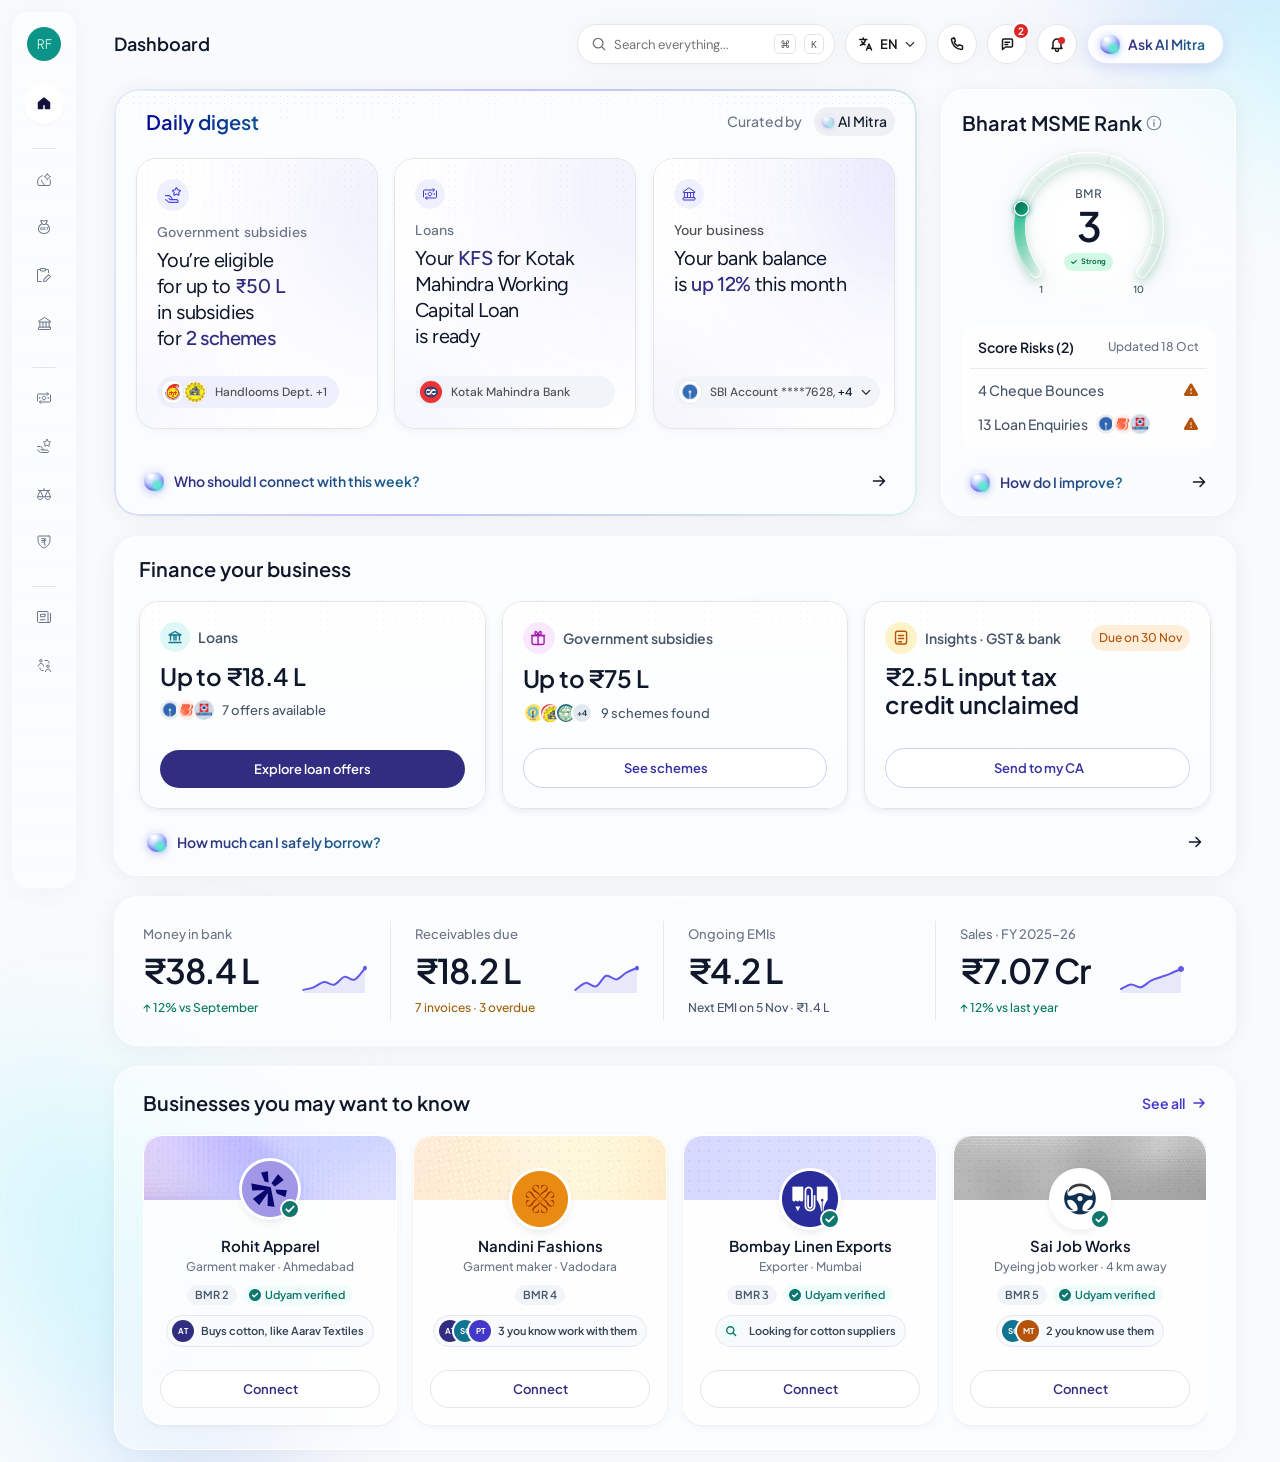
<file: index.html>
<!doctype html>
<html lang="en">
<head>
  <meta charset="utf-8">
  <meta name="viewport" content="width=device-width, initial-scale=1">
  <title>MSME Hub — Dashboard</title>
  <link rel="preconnect" href="https://fonts.googleapis.com">
  <link rel="preconnect" href="https://fonts.gstatic.com" crossorigin>
  <link rel="stylesheet" href="https://fonts.googleapis.com/css2?family=DM+Sans:opsz,wght@9..40,400;9..40,500;9..40,600&family=Figtree:wght@400;500;600&family=Nunito:wght@900&family=Plus+Jakarta+Sans:wght@500;600;700&family=Urbanist:wght@400&display=swap">
  <link rel="stylesheet" href="css/tokens.css">
  <link rel="stylesheet" href="css/components.css">
  <link rel="stylesheet" href="css/dashboard.css">
</head>
<body>
<div class="app">
  <div class="backdrop backdrop--bl" aria-hidden="true"></div>
  <div class="backdrop backdrop--tr" aria-hidden="true"></div>

  <!-- ============ Sidebar ============ -->
  <aside class="sidebar">
    <button class="biz-switch" type="button">
      <span class="biz-switch__id">
        <span class="biz-switch__avatar">RF</span>
        <span class="biz-switch__name">Ratan Fabrics<br>Pvt. Ltd.</span>
      </span>
      <img src="assets/icons/caret-up-down.svg" alt="" width="16" height="16">
    </button>

    <a class="nav-home" href="index.html" aria-current="page">
      <img src="assets/icons/home.svg" alt="" width="16" height="16">
      <span class="nav-label">Dashboard</span>
    </a>

    <nav class="nav-group" data-collapsible>
      <button class="nav-group__head" type="button" aria-expanded="true"><span class="nav-group__label" style="width:116px;text-align:left">Know your business</span><img src="assets/icons/chev-down.svg" alt="" width="12" height="12"></button>
      <div class="nav-group__body">
        <div class="nav-group__items">
          <a class="nav-item" href="#"><span class="nav-item__ico"><img src="assets/icons/nav-bmr.svg" alt="" width="14" height="13"></span><span class="nav-label">BMR Insights</span></a>
          <a class="nav-item" href="#"><span class="nav-item__ico"><img src="assets/icons/nav-gst-pouch.svg" alt="" width="12" height="14"><span class="nav-item__gst">GST</span></span><span class="nav-label">GST</span></a>
          <a class="nav-item" href="#"><span class="nav-item__ico"><img src="assets/icons/nav-taxes.svg" alt="" width="14" height="14"></span><span class="nav-label">Taxes</span></a>
          <a class="nav-item" href="#"><span class="nav-item__ico"><img src="assets/icons/nav-bank.svg" alt="" width="13" height="13"></span><span class="nav-label">Bank</span></a>
        </div>
      </div>
    </nav>

    <nav class="nav-group" data-collapsible>
      <button class="nav-group__head" type="button" aria-expanded="true"><span class="nav-group__label">Get Financing</span><img src="assets/icons/chev-down.svg" alt="" width="12" height="12"></button>
      <div class="nav-group__body">
        <div class="nav-group__items" style="--gap:12px">
          <a class="nav-item" href="loans.html"><span class="nav-item__ico"><img src="assets/icons/nav-loans.svg" alt="" width="14" height="12"></span><span class="nav-label">Loans</span></a>
          <a class="nav-item" href="subsidies.html"><span class="nav-item__ico"><img src="assets/icons/nav-subsidies.svg" alt="" width="14" height="14"></span><span class="nav-label">Govt. Subsidies</span></a>
          <a class="nav-item" href="#"><span class="nav-item__ico"><img src="assets/icons/nav-equity.svg" alt="" width="14" height="12"></span><span class="nav-label">Equity</span></a>
          <a class="nav-item" href="#"><span class="nav-item__ico"><img src="assets/icons/nav-insurance.svg" alt="" width="14" height="14"></span><span class="nav-label">Insurance</span></a>
        </div>
      </div>
    </nav>

    <nav class="nav-group" data-collapsible>
      <button class="nav-group__head" type="button" aria-expanded="true"><span class="nav-group__label">Grow Business</span><img src="assets/icons/chev-down.svg" alt="" width="12" height="12"></button>
      <div class="nav-group__body">
        <div class="nav-group__items">
          <a class="nav-item" href="#"><span class="nav-item__ico"><img src="assets/icons/nav-news.svg" alt="" width="14" height="12"></span><span class="nav-label">Business News</span></a>
          <a class="nav-item" href="#"><span class="nav-item__ico"><img src="assets/icons/nav-discover.svg" alt="" width="13" height="13"></span><span class="nav-label">Discover Buyers</span></a>
        </div>
      </div>
    </nav>
  </aside>

  <!-- ============ Main ============ -->
  <main class="main">
    <header class="topbar">
      <nav class="crumbs" aria-label="Breadcrumb">
        <ol><li><span aria-current="page">Dashboard</span></li></ol>
      </nav>

      <div class="topbar__actions">
        <label class="search">
          <img src="assets/icons/search.svg" alt="" width="14" height="14">
          <input type="search" placeholder="Search everything...">
          <span class="kbd">⌘</span><span class="kbd">K</span>
        </label>

        <!-- Language -->
        <div class="menu" data-menu>
          <button class="pill-btn" type="button" aria-haspopup="menu" aria-expanded="false" aria-label="Language: English" data-tip="Language">
            <svg width="16" height="16" viewBox="0 0 16 16" fill="none" stroke="currentColor" stroke-width="1.5" stroke-linecap="round" stroke-linejoin="round" aria-hidden="true"><path d="M1.75 3.5h7M5.25 2v1.5M7.5 3.5c-.5 2.6-2.3 4.7-5 5.75M3.6 5.5c.7 1.4 1.9 2.6 3.4 3.3M8.5 14l2.5-6 2.5 6M9.3 12.2h3.4"/></svg>
            <span data-lang-label>EN</span>
            <img src="assets/icons/caret-down.svg" alt="" width="12" height="12">
          </button>
          <div class="pop pop--lang" role="menu" aria-label="Choose language">
            <p class="pop__head">Choose language</p>
            <button class="pop__item" role="menuitemradio" aria-checked="true" data-lang="en" data-code="EN"><span class="pop__item-l">English<small>English</small></span><svg class="tick" width="16" height="16" viewBox="0 0 16 16" fill="none" stroke="currentColor" stroke-width="1.6" stroke-linecap="round" stroke-linejoin="round"><path d="M3.5 8.5l3 3 6-7"/></svg></button>
            <button class="pop__item" role="menuitemradio" aria-checked="false" data-lang="hi" data-code="हिं"><span class="pop__item-l">हिन्दी<small>Hindi</small></span><svg class="tick" width="16" height="16" viewBox="0 0 16 16" fill="none" stroke="currentColor" stroke-width="1.6" stroke-linecap="round" stroke-linejoin="round"><path d="M3.5 8.5l3 3 6-7"/></svg></button>
            <button class="pop__item" role="menuitemradio" aria-checked="false" data-lang="gu" data-code="ગુ"><span class="pop__item-l">ગુજરાતી<small>Gujarati</small></span><svg class="tick" width="16" height="16" viewBox="0 0 16 16" fill="none" stroke="currentColor" stroke-width="1.6" stroke-linecap="round" stroke-linejoin="round"><path d="M3.5 8.5l3 3 6-7"/></svg></button>
            <button class="pop__item" role="menuitemradio" aria-checked="false" data-lang="mr" data-code="मरा"><span class="pop__item-l">मराठी<small>Marathi</small></span><svg class="tick" width="16" height="16" viewBox="0 0 16 16" fill="none" stroke="currentColor" stroke-width="1.6" stroke-linecap="round" stroke-linejoin="round"><path d="M3.5 8.5l3 3 6-7"/></svg></button>
            <button class="pop__item" role="menuitemradio" aria-checked="false" data-lang="ta" data-code="த"><span class="pop__item-l">தமிழ்<small>Tamil</small></span><svg class="tick" width="16" height="16" viewBox="0 0 16 16" fill="none" stroke="currentColor" stroke-width="1.6" stroke-linecap="round" stroke-linejoin="round"><path d="M3.5 8.5l3 3 6-7"/></svg></button>
            <button class="pop__item" role="menuitemradio" aria-checked="false" data-lang="bn" data-code="বা"><span class="pop__item-l">বাংলা<small>Bengali</small></span><svg class="tick" width="16" height="16" viewBox="0 0 16 16" fill="none" stroke="currentColor" stroke-width="1.6" stroke-linecap="round" stroke-linejoin="round"><path d="M3.5 8.5l3 3 6-7"/></svg></button>
          </div>
        </div>

        <!-- Support -->
        <div class="menu" data-menu>
          <button class="icon-btn" type="button" aria-haspopup="dialog" aria-expanded="false" aria-label="Call support" data-tip="Call support">
            <svg width="16" height="16" viewBox="0 0 16 16" fill="none" stroke="currentColor" stroke-width="1.5" stroke-linecap="round" stroke-linejoin="round" aria-hidden="true"><path d="M5.42 2.5H3.5a1 1 0 0 0-1 1.07A10.5 10.5 0 0 0 12.43 13.5a1 1 0 0 0 1.07-1v-1.92a1 1 0 0 0-.68-.95l-2.12-.7a1 1 0 0 0-1.03.24l-.86.86a8 8 0 0 1-3.64-3.64l.86-.86a1 1 0 0 0 .24-1.03l-.7-2.12a1 1 0 0 0-.95-.68Z"/></svg>
          </button>
          <div class="pop pop--support" role="dialog" aria-label="Call support">
            <div class="support">
              <span class="icon-circle" style="width:36px;height:36px;background:var(--indigo-50);color:var(--indigo-700)">
                <svg width="16" height="16" viewBox="0 0 16 16" fill="none" stroke="currentColor" stroke-width="1.5" stroke-linecap="round" stroke-linejoin="round" aria-hidden="true"><path d="M5.42 2.5H3.5a1 1 0 0 0-1 1.07A10.5 10.5 0 0 0 12.43 13.5a1 1 0 0 0 1.07-1v-1.92a1 1 0 0 0-.68-.95l-2.12-.7a1 1 0 0 0-1.03.24l-.86.86a8 8 0 0 1-3.64-3.64l.86-.86a1 1 0 0 0 .24-1.03l-.7-2.12a1 1 0 0 0-.95-.68Z"/></svg>
              </span>
              <div>
                <p class="support__label">MSME Hub helpline</p>
                <a class="support__num" href="tel:+919876543210">+91 98765 43210</a>
                <p class="support__meta">Mon–Sat · 9 am – 7 pm</p>
                <p class="support__meta">Hindi, English, Gujarati</p>
              </div>
            </div>
            <div class="support__actions">
              <a class="btn btn--primary" href="tel:+919876543210">Call now</a>
              <button class="btn btn--secondary stroke" type="button" data-callback>Request a callback</button>
              <p class="support__done" role="status">
                <svg width="16" height="16" viewBox="0 0 16 16" fill="none" stroke="currentColor" stroke-width="1.6" stroke-linecap="round" stroke-linejoin="round" aria-hidden="true"><path d="M3.5 8.5l3 3 6-7"/></svg>
                We'll call you within 2 hours
              </p>
            </div>
          </div>
        </div>

        <!-- Messages -->
        <div class="menu" data-menu>
          <button class="icon-btn" type="button" aria-haspopup="dialog" aria-expanded="false" aria-label="Messages, 2 unread" data-tip="Messages">
            <svg width="16" height="16" viewBox="0 0 16 16" fill="none" stroke="currentColor" stroke-width="1.5" stroke-linecap="round" stroke-linejoin="round" aria-hidden="true"><path d="M13.5 9.75c0 .69-.56 1.25-1.25 1.25H6.5l-3 2.5V4.25C3.5 3.56 4.06 3 4.75 3h7.5c.69 0 1.25.56 1.25 1.25z"/><path d="M6 6.25h4.5M6 8.5h2.75"/></svg>
            <span class="badge">2</span>
          </button>
          <div class="pop pop--msgs" role="dialog" aria-label="Messages">
            <p class="pop__head">Messages <small>2 new</small></p>
            <a class="pop__item msg is-unread" href="#">
              <span class="msg__avatar" style="background:#312e81">AT</span>
              <span class="msg__body">
                <span class="msg__top"><span>Aarav Textiles</span><time>10:42 am</time></span>
                <span class="msg__text">Thanks for connecting! Can you share your rates for combed cotton yarn?</span>
              </span>
            </a>
            <a class="pop__item msg is-unread" href="#">
              <span class="msg__avatar" style="background:#0e7490">MC</span>
              <span class="msg__body">
                <span class="msg__top"><span>Mehta &amp; Co. · Your CA</span><time>Yesterday</time></span>
                <span class="msg__text">Your October GST summary is ready. ₹2.5 L input tax credit is still unclaimed.</span>
              </span>
            </a>
            <a class="pop__item msg" href="#">
              <span class="msg__avatar" style="background:#dc2626">KM</span>
              <span class="msg__body">
                <span class="msg__top"><span>Kotak Mahindra Bank</span><time>Mon</time></span>
                <span class="msg__text">Your Key Fact Statement for the working capital loan is attached.</span>
              </span>
            </a>
            <a class="pop__foot" href="#">Open inbox <img src="assets/icons/arrow-link.svg" alt="" width="16" height="16"></a>
          </div>
        </div>

        <button class="icon-btn" type="button" aria-label="Notifications" data-tip="Notifications">
          <img src="assets/icons/bell.svg" alt="" width="16" height="16">
          <img class="icon-btn__dot" src="assets/icons/bell-dot.svg" alt="" width="7" height="7">
        </button>

        <button class="ask-ai" type="button">
          <span class="orb"><img src="assets/icons/orb.svg" alt=""></span>
          <span class="grad-text">Ask AI Mitra</span>
        </button>
      </div>
    </header>

    <!-- Row 1: Daily digest + BMR -->
    <div class="row-1">
      <section class="band digest" data-shine>
        <div class="dots" style="left:-5px;top:-3px;opacity:.14"></div>
        <div class="dots" style="left:301px;top:-3px;opacity:.08"></div>
        <div class="dots" style="left:610px;top:-3px;opacity:.14"></div>
        <div class="dots" style="left:916px;top:-3px;opacity:.08"></div>
        <div class="dots" style="left:1222px;top:-3px;opacity:.14"></div>
        <div class="dots" style="left:1528px;top:-3px;opacity:.08"></div>
        <div class="digest__shine" aria-hidden="true"></div>

        <div class="digest__inner">
          <div>
            <div class="digest__head">
              <h2 class="digest__title">Daily digest</h2>
              <div class="curated">
                Curated by
                <span class="curated__chip"><span class="orb orb--sm"><img src="assets/icons/orb.svg" alt=""></span>AI Mitra</span>
              </div>
            </div>

            <div class="digest__cards">
              <!-- Card 1 -->
              <article class="dg-card stroke lift">
                <div class="dots" style="left:-5px;top:-3px;opacity:.14"></div>
                <div class="dots" style="left:-5px;top:32px;opacity:.08"></div>
                <div class="glow" style="left:180px;top:-24.89px;background:rgba(99,102,241,.22)"></div>
                <div class="glow" style="left:0;top:0;width:44px;height:135px;transform-origin:0 0;transform:matrix(.771,-.637,.637,.771,-67.97,208.61);background:#6366f1;opacity:.3;filter:blur(62px)"></div>
                <span class="icon-circle dg-card__icon dg-card__icon--lg"><img src="assets/icons/dg-give-star.svg" alt="" width="16" height="16"></span>
                <p class="dg-card__label">Government subsidies</p>
                <p class="dg-card__text">You’re eligible<br>for up to <em>₹50 L</em><br>in subsidies<br>for <em>2 schemes</em></p>
                <div class="source source--indigo">
                  <span class="stack" style="--overlap:-2px">
                    <span class="logo-24 logo-24--zoom"><img src="assets/img/src-handlooms.png" alt=""></span>
                    <span class="logo-24 logo-24--contain"><img src="assets/img/src-handlooms-2.png" alt=""></span>
                  </span>
                  Handlooms Dept. +1
                </div>
              </article>

              <!-- Card 2 -->
              <article class="dg-card stroke lift">
                <div class="dots" style="left:-5px;top:-3px;opacity:.14"></div>
                <div class="dots" style="left:-5px;top:32px;opacity:.08"></div>
                <div class="glow" style="left:-104px;top:215px;background:#c7d2fe;opacity:.5"></div>
                <div class="glow" style="left:156px;top:-46px;background:rgba(99,102,241,.22);opacity:.9"></div>
                <span class="icon-circle dg-card__icon"><img src="assets/icons/dg-money-transfer.svg" alt="" width="14" height="12"></span>
                <p class="dg-card__label">Loans</p>
                <p class="dg-card__text">Your <em>KFS</em> for Kotak<br>Mahindra Working<br>Capital Loan<br>is ready</p>
                <div class="source">
                  <span class="logo-24"><img src="assets/img/src-kotak.png" alt=""></span>
                  <span class="source__text">Kotak Mahindra Bank</span>
                </div>
              </article>

              <!-- Card 3 -->
              <article class="dg-card stroke lift">
                <div class="glow" style="left:-104px;top:215px;background:#c7d2fe;opacity:.5"></div>
                <div class="glow" style="left:156px;top:-46px;background:rgba(99,102,241,.22);opacity:.9"></div>
                <div class="dots" style="left:-5px;top:-3px;opacity:.14"></div>
                <div class="dots" style="left:-5px;top:32px;opacity:.08"></div>
                <div class="glow" style="left:-122px;top:249px;background:#ffedd5;opacity:.35"></div>
                <span class="icon-circle dg-card__icon"><img src="assets/icons/dg-bank.svg" alt="" width="14" height="14"></span>
                <p class="dg-card__label dg-card__label--dark">Your business</p>
                <p class="dg-card__text">Your bank balance<br>is <em>up 12%</em> this month</p>
                <div class="source source--wide">
                  <span class="logo-24"><img src="assets/img/src-sbi.png" alt=""></span>
                  <span class="source__text">SBI Account ****7628, <b>+4</b></span>
                  <img src="assets/icons/caret-down.svg" alt="" width="12" height="12">
                </div>
                <div class="glow" style="left:239px;top:-96px;background:rgba(99,102,241,.22);z-index:3"></div>
              </article>
            </div>
          </div>

          <a class="ai-prompt" href="#" data-questions="Who should I connect with this week?|Which buyers are paying me late?|Any new schemes I qualify for?|What changed in my business since last week?">
            <span class="ai-prompt__q">
              <span class="orb"><img src="assets/icons/orb.svg" alt=""></span>
              <span class="grad-text ai-prompt__text">Who should I connect with this week?</span>
            </span>
            <img src="assets/icons/arrow-right.svg" alt="" width="16" height="16">
          </a>
        </div>
      </section>

      <!-- BMR -->
      <section class="band bmr stroke">
        <div class="bmr__top">
          <h2 class="bmr__head">Bharat MSME Rank <img src="assets/icons/info.svg" alt="" width="16" height="16"></h2>
          <div class="gauge" role="img" aria-label="BMR 3 of 10, Strong" data-gauge data-from="2" data-to="3">
            <img class="gauge__ring" src="assets/icons/gauge-ring.svg" alt="">
            <div class="gauge__centre">
              <img class="gauge__halo" src="assets/icons/gauge-halo.svg" alt="">
              <span class="gauge__label">BMR</span>
              <span class="gauge__value">3</span>
              <span class="gauge__chip"><img src="assets/icons/gauge-check.svg" alt="">Strong</span>
            </div>
            <img class="gauge__arc" src="assets/icons/gauge-arc.svg" alt="">
            <img src="assets/icons/gauge-tick0.svg" alt="" style="left:3.03px;top:90.53px">
            <img src="assets/icons/gauge-tick1.svg" alt="" style="left:21px;top:23.5px">
            <img src="assets/icons/gauge-tick2.svg" alt="" style="left:54px;top:3.49px">
            <img src="assets/icons/gauge-tick3.svg" alt="" style="left:93.17px;top:3.49px">
            <img src="assets/icons/gauge-tick4.svg" alt="" style="left:121px;top:22.5px">
            <img src="assets/icons/gauge-tick5.svg" alt="" style="left:137.5px;top:56.5px">
            <img src="assets/icons/gauge-tick6.svg" alt="" style="left:136.5px;top:91.5px">
            <img class="gauge__marker" src="assets/icons/gauge-marker.svg" alt="">
            <span class="gauge__scale" style="left:27.04px">1</span>
            <span class="gauge__scale" style="left:124.81px">10</span>
          </div>
        </div>

        <div class="bmr__bottom">
          <div class="risks">
            <div class="risks__head">Score Risks (2) <span>Updated 18 Oct</span></div>
            <div class="risks__row">4 Cheque Bounces <img src="assets/icons/warning.svg" alt="Risk" width="16" height="16"></div>
            <div class="risks__row">
              <span class="risks__who">13 Loan Enquiries
                <span class="stack">
                  <span class="lender lender--1"><img src="assets/img/logo-lender-1.png" alt=""></span>
                  <span class="lender lender--2"><img src="assets/img/logo-lender-2.png" alt=""></span>
                  <span class="lender lender--3"><img src="assets/img/logo-lender-3.png" alt=""></span>
                </span>
              </span>
              <img src="assets/icons/warning.svg" alt="Risk" width="16" height="16">
            </div>
          </div>
          <a class="ai-prompt" href="#" data-questions="How do I improve?|Why did my rank go up?|What’s hurting my score?|How do I reach BMR 4?">
            <span class="ai-prompt__q">
              <span class="orb"><img src="assets/icons/orb.svg" alt=""></span>
              <span class="grad-text ai-prompt__text">How do I improve?</span>
            </span>
            <img src="assets/icons/arrow-right.svg" alt="" width="16" height="16">
          </a>
        </div>
      </section>
    </div>

    <!-- Finance your business -->
    <section class="band finance stroke">
      <h2 class="band__title">Finance your business</h2>

      <div class="finance__cards">
        <article class="action action--hug stroke lift">
          <div class="dots" style="left:-53px;top:20px;opacity:.06"></div>
          <div class="dots" style="left:253px;top:19px;opacity:.06"></div>
          <div class="dots" style="left:-53px;top:-13px;opacity:.1"></div>
          <div class="dots" style="left:253px;top:-14px;opacity:.1"></div>
          <div class="action__body">
            <div class="action__cat">
              <span><span class="icon-circle" style="width:30px;height:30px;background:var(--tint-loans)"><img src="assets/icons/fin-loans.svg" alt="" width="16" height="16"></span>Loans</span>
            </div>
            <div>
              <p class="action__amount">Up to ₹18.4 L</p>
              <div class="action__sub">
                <span class="stack">
                  <span class="lender lender--1"><img src="assets/img/logo-lender-1.png" alt=""></span>
                  <span class="lender lender--2"><img src="assets/img/logo-lender-2.png" alt=""></span>
                  <span class="lender lender--3"><img src="assets/img/logo-lender-3.png" alt=""></span>
                </span>
                7 offers available
              </div>
            </div>
          </div>
          <a class="btn btn--primary" href="loans.html">Explore loan offers</a>
        </article>

        <article class="action stroke lift">
          <div class="dots" style="left:-53px;top:20px;opacity:.06"></div>
          <div class="dots" style="left:253px;top:19px;opacity:.06"></div>
          <div class="action__body">
            <div class="action__cat">
              <span><span class="icon-circle" style="width:32px;height:32px;background:var(--tint-subsidies)"><img src="assets/icons/fin-gift.svg" alt="" style="width:17.07px;height:17.07px"></span>Government subsidies</span>
            </div>
            <div>
              <p class="action__amount">Up to ₹75 L</p>
              <div class="action__sub">
                <span class="stack" style="--overlap:-6px">
                  <span class="scheme scheme--sbi"><img src="assets/img/scheme-sbi.png" alt=""></span>
                  <span class="scheme scheme--km"><img src="assets/img/src-handlooms-2.png" alt=""></span>
                  <span class="scheme scheme--bf"><img src="assets/img/scheme-bf.png" alt=""></span>
                  <span class="scheme scheme--more">+4</span>
                </span>
                9 schemes found
              </div>
            </div>
          </div>
          <a class="btn btn--secondary stroke" href="subsidies.html">See schemes<img src="assets/icons/arrow-white.svg" alt="" width="14" height="14"></a>
          <div class="dots" style="left:-53px;top:-13px;opacity:.1"></div>
          <div class="dots" style="left:253px;top:-14px;opacity:.1"></div>
        </article>

        <article class="action stroke lift">
          <div class="dots" style="left:-52px;top:20px;opacity:.06"></div>
          <div class="dots" style="left:254px;top:19px;opacity:.06"></div>
          <div class="dots" style="left:-52px;top:-13px;opacity:.1"></div>
          <div class="dots" style="left:254px;top:-14px;opacity:.1"></div>
          <div class="action__body">
            <div class="action__cat">
              <span class="action__cat-l"><span class="icon-circle" style="width:32px;height:32px;background:var(--tint-gst)"><img src="assets/icons/fin-gst.svg" alt="" style="width:17.07px;height:17.07px"></span>Insights · GST &amp; bank</span>
              <span class="chip chip--due">Due on 30 Nov</span>
            </div>
            <p class="action__amount action__amount--2line">₹2.5 L input tax<br>credit unclaimed</p>
          </div>
          <a class="btn btn--secondary stroke" href="#">Send to my CA</a>
        </article>
      </div>

      <a class="ai-prompt" href="#" data-questions="How much can I safely borrow?|Which loan offer is cheapest for me?|What EMI can my cash flow handle?|Can I claim my ₹2.5 L input tax credit?">
        <span class="ai-prompt__q">
          <span class="orb"><img src="assets/icons/orb.svg" alt=""></span>
          <span class="grad-text ai-prompt__text">How much can I safely borrow?</span>
        </span>
        <img src="assets/icons/arrow-right.svg" alt="" width="16" height="16">
      </a>
    </section>

    <!-- Your money -->
    <section class="band money stroke">
      <div class="money__strip">
        <div class="stat">
          <p class="stat__label">Money in bank</p>
          <div class="stat__row">
            <p class="stat__value">₹38.4 L</p>
            <span class="stat__spark"><img src="assets/icons/spark-bank.svg" alt=""></span>
          </div>
          <p class="stat__note stat__note--up">↑ 12% vs September</p>
        </div>
        <div class="hairline"></div>
        <div class="stat">
          <p class="stat__label">Receivables due</p>
          <div class="stat__row">
            <p class="stat__value">₹18.2 L</p>
            <span class="stat__spark"><img src="assets/icons/spark-receivables.svg" alt=""></span>
          </div>
          <p class="stat__note stat__note--warn">7 invoices · 3 overdue</p>
        </div>
        <div class="hairline"></div>
        <div class="stat">
          <p class="stat__label">Ongoing EMIs</p>
          <div class="stat__row">
            <p class="stat__value">₹4.2 L</p>
          </div>
          <p class="stat__note stat__note--neutral">Next EMI on 5 Nov · ₹1.4 L</p>
        </div>
        <div class="hairline"></div>
        <div class="stat">
          <p class="stat__label">Sales · FY 2025–26</p>
          <div class="stat__row">
            <p class="stat__value">₹7.07 Cr</p>
            <span class="stat__spark"><img src="assets/icons/spark-sales.svg" alt=""></span>
          </div>
          <p class="stat__note stat__note--up">↑ 12% vs last year</p>
        </div>
      </div>
    </section>

    <!-- Businesses you may want to know -->
    <section class="band businesses stroke">
      <div class="businesses__head">
        <h2 class="band__title">Businesses you may want to know</h2>
        <a class="link" href="#">See all <img src="assets/icons/arrow-link.svg" alt="" width="16" height="16"></a>
      </div>

      <div class="businesses__cards" data-scroll-fade>
        <article class="biz biz--rohit stroke lift">
          <div class="biz__cover"><div class="cover-dots"></div><div class="biz__cover-img"></div></div>
          <div class="biz__body">
            <div class="biz__id"><p class="biz__name">Rohit Apparel</p><p class="biz__meta">Garment maker · Ahmedabad</p></div>
            <div class="biz__chips">
              <span class="chip chip--neutral">BMR 2</span>
              <span class="chip chip--verified"><img src="assets/icons/check-verified.svg" alt="" width="12" height="12">Udyam verified</span>
            </div>
            <div class="proof stroke">
              <span class="stack"><span class="avatar" style="background:#312e81">AT</span></span>
              <span class="proof__text">Buys cotton, like Aarav Textiles</span>
            </div>
            <div class="biz__spacer"></div>
            <a class="btn btn--ghost stroke" href="#">Connect</a>
          </div>
          <div class="biz__logo"><img src="assets/img/biz-rohit.png" alt="Rohit Apparel"><img class="biz__badge" src="assets/icons/badge-verified.svg" alt="Verified"></div>
        </article>

        <article class="biz biz--nandini stroke lift">
          <div class="biz__cover"><div class="cover-dots"></div><div class="biz__cover-img"></div></div>
          <div class="biz__body">
            <div class="biz__id"><p class="biz__name">Nandini Fashions</p><p class="biz__meta">Garment maker · Vadodara</p></div>
            <div class="biz__chips"><span class="chip chip--neutral">BMR 4</span></div>
            <div class="proof stroke">
              <span class="stack">
                <span class="avatar" style="background:#312e81">AT</span>
                <span class="avatar" style="background:#0e7490">SG</span>
                <span class="avatar" style="background:#4338ca">PT</span>
              </span>
              <span class="proof__text">3 you know work with them</span>
            </div>
            <div class="biz__spacer"></div>
            <a class="btn btn--ghost stroke" href="#">Connect</a>
          </div>
          <div class="biz__logo"><img src="assets/img/biz-nandini.png" alt="Nandini Fashions"></div>
        </article>

        <article class="biz biz--bombay stroke lift">
          <div class="biz__cover"><div class="cover-dots"></div></div>
          <div class="biz__body">
            <div class="biz__id"><p class="biz__name">Bombay Linen Exports</p><p class="biz__meta">Exporter · Mumbai</p></div>
            <div class="biz__chips">
              <span class="chip chip--neutral">BMR 3</span>
              <span class="chip chip--verified"><img src="assets/icons/check-verified.svg" alt="" width="12" height="12">Udyam verified</span>
            </div>
            <div class="proof stroke">
              <img src="assets/icons/proof-search.svg" alt="" width="22" height="22">
              <span class="proof__text">Looking for cotton suppliers</span>
            </div>
            <div class="biz__spacer"></div>
            <a class="btn btn--ghost stroke" href="#">Connect</a>
          </div>
          <div class="biz__logo"><img src="assets/img/biz-bombay.png" alt="Bombay Linen Exports"><img class="biz__badge" src="assets/icons/badge-verified.svg" alt="Verified"></div>
        </article>

        <article class="biz biz--sai stroke lift">
          <div class="biz__cover"><div class="cover-dots"></div><div class="biz__cover-img"></div></div>
          <div class="biz__body">
            <div class="biz__id"><p class="biz__name">Sai Job Works</p><p class="biz__meta">Dyeing job worker · 4 km away</p></div>
            <div class="biz__chips">
              <span class="chip chip--neutral">BMR 5</span>
              <span class="chip chip--verified"><img src="assets/icons/check-verified.svg" alt="" width="12" height="12">Udyam verified</span>
            </div>
            <div class="proof stroke">
              <span class="stack">
                <span class="avatar" style="background:#0e7490">SG</span>
                <span class="avatar" style="background:#b45309">MT</span>
              </span>
              <span class="proof__text">2 you know use them</span>
            </div>
            <div class="biz__spacer"></div>
            <a class="btn btn--ghost stroke" href="#">Connect</a>
          </div>
          <div class="biz__logo"><img src="assets/img/biz-sai.png" alt="Sai Job Works"><img class="biz__badge" src="assets/icons/badge-verified.svg" alt="Verified"></div>
        </article>
      </div>
    </section>
  </main>
</div>

<script src="js/app.js"></script>
<script src="js/gauge.js"></script>
<script src="js/dashboard.js"></script>
</body>
</html>
</file>
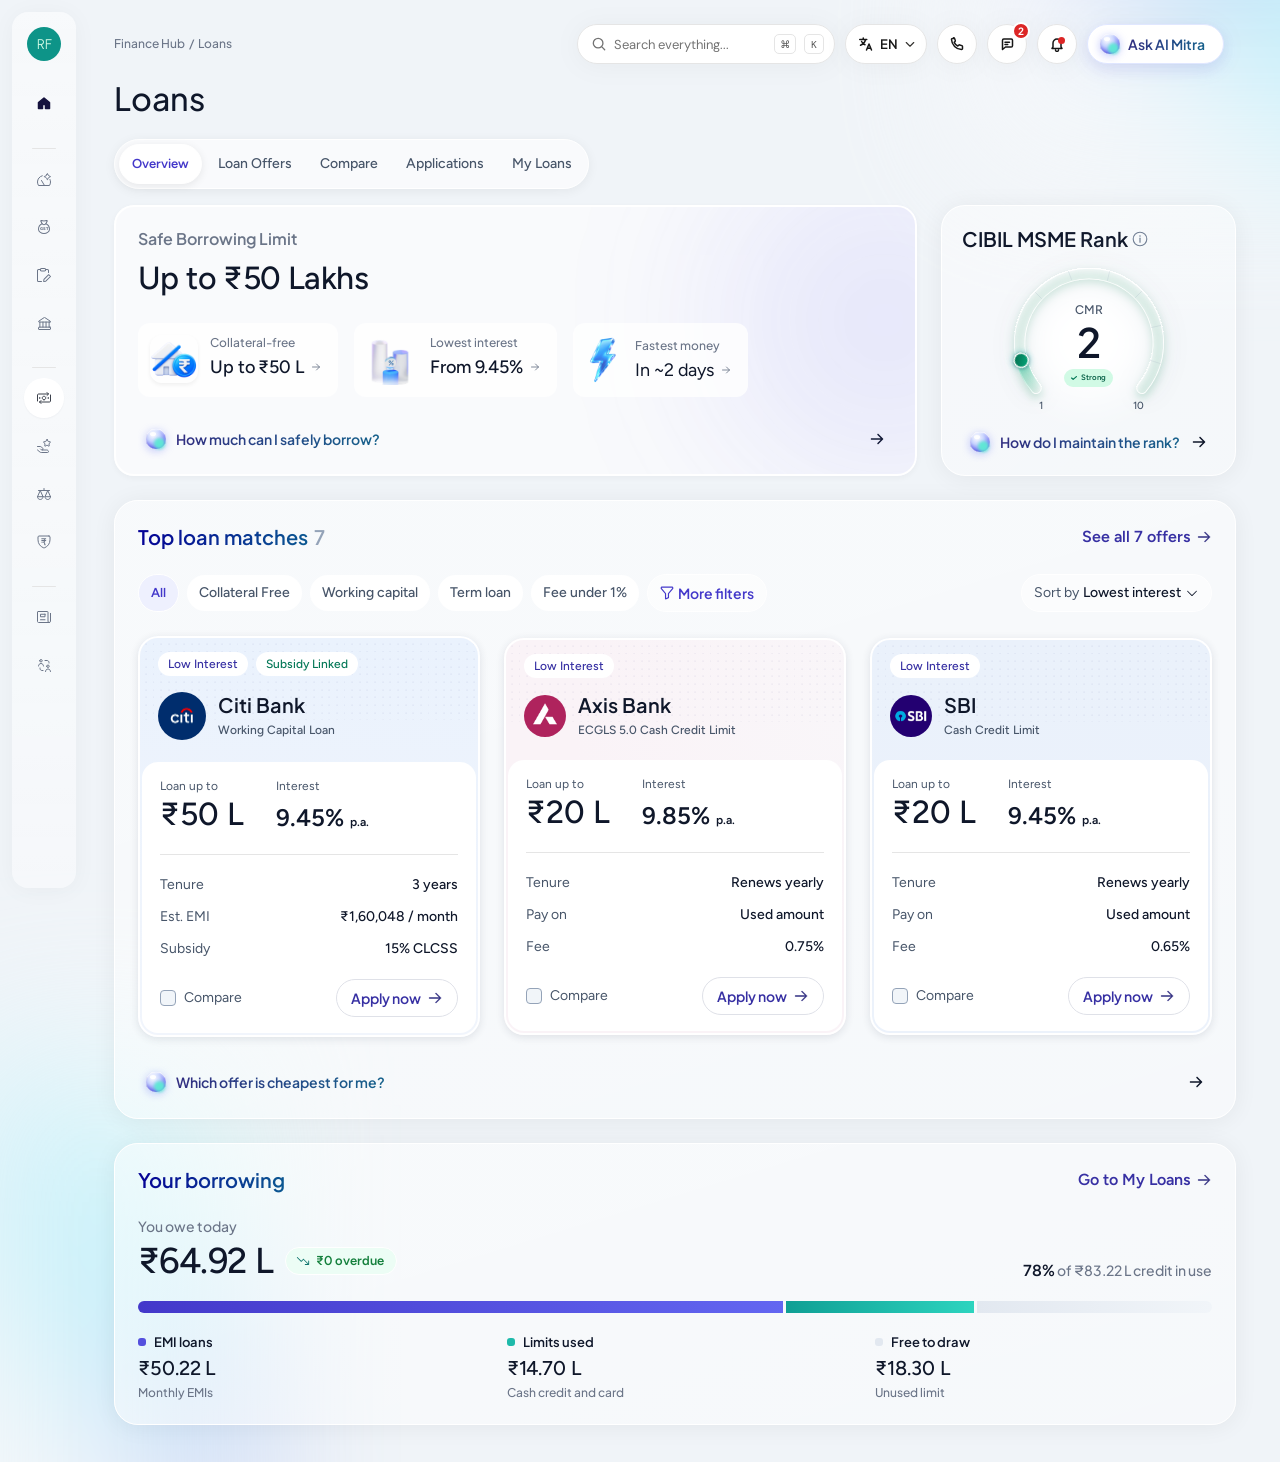
<file: loans.html>
<!doctype html>
<html lang="en">
<head>
  <meta charset="utf-8">
  <meta name="viewport" content="width=device-width, initial-scale=1">
  <title>MSME Hub — Loans</title>
  <link rel="preconnect" href="https://fonts.googleapis.com">
  <link rel="preconnect" href="https://fonts.gstatic.com" crossorigin>
  <link rel="stylesheet" href="https://fonts.googleapis.com/css2?family=DM+Sans:opsz,wght@9..40,400;9..40,500;9..40,600&family=Figtree:wght@400;500;600&family=Nunito:wght@900&family=Plus+Jakarta+Sans:wght@500;600;700&family=Urbanist:wght@400&display=swap">
  <link rel="stylesheet" href="css/tokens.css">
  <link rel="stylesheet" href="css/components.css">
  <link rel="stylesheet" href="css/finance.css">
</head>
<body>
<div class="app">
  <div class="backdrop backdrop--bl" aria-hidden="true"></div>
  <div class="backdrop backdrop--tr" aria-hidden="true"></div>

  <!-- ============ Sidebar ============ -->
  <aside class="sidebar">
    <button class="biz-switch" type="button">
      <span class="biz-switch__id">
        <span class="biz-switch__avatar">RF</span>
        <span class="biz-switch__name">Ratan Fabrics<br>Pvt. Ltd.</span>
      </span>
      <img src="assets/icons/caret-up-down.svg" alt="" width="16" height="16">
    </button>

    <a class="nav-home" href="index.html">
      <img src="assets/icons/home.svg" alt="" width="16" height="16">
      <span class="nav-label">Dashboard</span>
    </a>

    <nav class="nav-group" data-collapsible>
      <button class="nav-group__head" type="button" aria-expanded="true"><span class="nav-group__label" style="width:116px;text-align:left">Know your business</span><img src="assets/icons/chev-down.svg" alt="" width="12" height="12"></button>
      <div class="nav-group__body">
        <div class="nav-group__items">
          <a class="nav-item" href="#"><span class="nav-item__ico"><img src="assets/icons/nav-bmr.svg" alt="" width="14" height="13"></span><span class="nav-label">BMR Insights</span></a>
          <a class="nav-item" href="#"><span class="nav-item__ico"><img src="assets/icons/nav-gst-pouch.svg" alt="" width="12" height="14"><span class="nav-item__gst">GST</span></span><span class="nav-label">GST</span></a>
          <a class="nav-item" href="#"><span class="nav-item__ico"><img src="assets/icons/nav-taxes.svg" alt="" width="14" height="14"></span><span class="nav-label">Taxes</span></a>
          <a class="nav-item" href="#"><span class="nav-item__ico"><img src="assets/icons/nav-bank.svg" alt="" width="13" height="13"></span><span class="nav-label">Bank</span></a>
        </div>
      </div>
    </nav>

    <nav class="nav-group" data-collapsible>
      <button class="nav-group__head" type="button" aria-expanded="true"><span class="nav-group__label">Get Financing</span><img src="assets/icons/chev-down.svg" alt="" width="12" height="12"></button>
      <div class="nav-group__body">
        <div class="nav-group__items" style="--gap:12px">
          <a class="nav-item" href="loans.html" aria-current="page"><span class="nav-item__ico"><img src="assets/icons/nav-loans.svg" alt="" width="14" height="12"></span><span class="nav-label">Loans</span></a>
          <a class="nav-item" href="subsidies.html"><span class="nav-item__ico"><img src="assets/icons/nav-subsidies.svg" alt="" width="14" height="14"></span><span class="nav-label">Govt. Subsidies</span></a>
          <a class="nav-item" href="#"><span class="nav-item__ico"><img src="assets/icons/nav-equity.svg" alt="" width="14" height="12"></span><span class="nav-label">Equity</span></a>
          <a class="nav-item" href="#"><span class="nav-item__ico"><img src="assets/icons/nav-insurance.svg" alt="" width="14" height="14"></span><span class="nav-label">Insurance</span></a>
        </div>
      </div>
    </nav>

    <nav class="nav-group" data-collapsible>
      <button class="nav-group__head" type="button" aria-expanded="true"><span class="nav-group__label">Grow Business</span><img src="assets/icons/chev-down.svg" alt="" width="12" height="12"></button>
      <div class="nav-group__body">
        <div class="nav-group__items">
          <a class="nav-item" href="#"><span class="nav-item__ico"><img src="assets/icons/nav-news.svg" alt="" width="14" height="12"></span><span class="nav-label">Business News</span></a>
          <a class="nav-item" href="#"><span class="nav-item__ico"><img src="assets/icons/nav-discover.svg" alt="" width="13" height="13"></span><span class="nav-label">Discover Buyers</span></a>
        </div>
      </div>
    </nav>
  </aside>

  <!-- ============ Main ============ -->
  <main class="main main--finance">
    <header class="topbar">
      <nav class="crumbs crumbs--trail" aria-label="Breadcrumb">
        <ol><li><a href="#">Finance Hub</a></li><li><span aria-current="page">Loans</span></li></ol>
      </nav>

      <div class="topbar__actions">
        <label class="search">
          <img src="assets/icons/search.svg" alt="" width="14" height="14">
          <input type="search" placeholder="Search everything...">
          <span class="kbd">⌘</span><span class="kbd">K</span>
        </label>

        <!-- Language -->
        <div class="menu" data-menu>
          <button class="pill-btn" type="button" aria-haspopup="menu" aria-expanded="false" aria-label="Language: English" data-tip="Language">
            <svg width="16" height="16" viewBox="0 0 16 16" fill="none" stroke="currentColor" stroke-width="1.5" stroke-linecap="round" stroke-linejoin="round" aria-hidden="true"><path d="M1.75 3.5h7M5.25 2v1.5M7.5 3.5c-.5 2.6-2.3 4.7-5 5.75M3.6 5.5c.7 1.4 1.9 2.6 3.4 3.3M8.5 14l2.5-6 2.5 6M9.3 12.2h3.4"/></svg>
            <span data-lang-label>EN</span>
            <img src="assets/icons/caret-down.svg" alt="" width="12" height="12">
          </button>
          <div class="pop pop--lang" role="menu" aria-label="Choose language">
            <p class="pop__head">Choose language</p>
            <button class="pop__item" role="menuitemradio" aria-checked="true" data-lang="en" data-code="EN"><span class="pop__item-l">English<small>English</small></span><svg class="tick" width="16" height="16" viewBox="0 0 16 16" fill="none" stroke="currentColor" stroke-width="1.6" stroke-linecap="round" stroke-linejoin="round"><path d="M3.5 8.5l3 3 6-7"/></svg></button>
            <button class="pop__item" role="menuitemradio" aria-checked="false" data-lang="hi" data-code="हिं"><span class="pop__item-l">हिन्दी<small>Hindi</small></span><svg class="tick" width="16" height="16" viewBox="0 0 16 16" fill="none" stroke="currentColor" stroke-width="1.6" stroke-linecap="round" stroke-linejoin="round"><path d="M3.5 8.5l3 3 6-7"/></svg></button>
            <button class="pop__item" role="menuitemradio" aria-checked="false" data-lang="gu" data-code="ગુ"><span class="pop__item-l">ગુજરાતી<small>Gujarati</small></span><svg class="tick" width="16" height="16" viewBox="0 0 16 16" fill="none" stroke="currentColor" stroke-width="1.6" stroke-linecap="round" stroke-linejoin="round"><path d="M3.5 8.5l3 3 6-7"/></svg></button>
            <button class="pop__item" role="menuitemradio" aria-checked="false" data-lang="mr" data-code="मरा"><span class="pop__item-l">मराठी<small>Marathi</small></span><svg class="tick" width="16" height="16" viewBox="0 0 16 16" fill="none" stroke="currentColor" stroke-width="1.6" stroke-linecap="round" stroke-linejoin="round"><path d="M3.5 8.5l3 3 6-7"/></svg></button>
            <button class="pop__item" role="menuitemradio" aria-checked="false" data-lang="ta" data-code="த"><span class="pop__item-l">தமிழ்<small>Tamil</small></span><svg class="tick" width="16" height="16" viewBox="0 0 16 16" fill="none" stroke="currentColor" stroke-width="1.6" stroke-linecap="round" stroke-linejoin="round"><path d="M3.5 8.5l3 3 6-7"/></svg></button>
            <button class="pop__item" role="menuitemradio" aria-checked="false" data-lang="bn" data-code="বা"><span class="pop__item-l">বাংলা<small>Bengali</small></span><svg class="tick" width="16" height="16" viewBox="0 0 16 16" fill="none" stroke="currentColor" stroke-width="1.6" stroke-linecap="round" stroke-linejoin="round"><path d="M3.5 8.5l3 3 6-7"/></svg></button>
          </div>
        </div>

        <!-- Support -->
        <div class="menu" data-menu>
          <button class="icon-btn" type="button" aria-haspopup="dialog" aria-expanded="false" aria-label="Call support" data-tip="Call support">
            <svg width="16" height="16" viewBox="0 0 16 16" fill="none" stroke="currentColor" stroke-width="1.5" stroke-linecap="round" stroke-linejoin="round" aria-hidden="true"><path d="M5.42 2.5H3.5a1 1 0 0 0-1 1.07A10.5 10.5 0 0 0 12.43 13.5a1 1 0 0 0 1.07-1v-1.92a1 1 0 0 0-.68-.95l-2.12-.7a1 1 0 0 0-1.03.24l-.86.86a8 8 0 0 1-3.64-3.64l.86-.86a1 1 0 0 0 .24-1.03l-.7-2.12a1 1 0 0 0-.95-.68Z"/></svg>
          </button>
          <div class="pop pop--support" role="dialog" aria-label="Call support">
            <div class="support">
              <span class="icon-circle" style="width:36px;height:36px;background:var(--indigo-50);color:var(--indigo-700)">
                <svg width="16" height="16" viewBox="0 0 16 16" fill="none" stroke="currentColor" stroke-width="1.5" stroke-linecap="round" stroke-linejoin="round" aria-hidden="true"><path d="M5.42 2.5H3.5a1 1 0 0 0-1 1.07A10.5 10.5 0 0 0 12.43 13.5a1 1 0 0 0 1.07-1v-1.92a1 1 0 0 0-.68-.95l-2.12-.7a1 1 0 0 0-1.03.24l-.86.86a8 8 0 0 1-3.64-3.64l.86-.86a1 1 0 0 0 .24-1.03l-.7-2.12a1 1 0 0 0-.95-.68Z"/></svg>
              </span>
              <div>
                <p class="support__label">MSME Hub helpline</p>
                <a class="support__num" href="tel:+919876543210">+91 98765 43210</a>
                <p class="support__meta">Mon–Sat · 9 am – 7 pm</p>
                <p class="support__meta">Hindi, English, Gujarati</p>
              </div>
            </div>
            <div class="support__actions">
              <a class="btn btn--primary" href="tel:+919876543210">Call now</a>
              <button class="btn btn--secondary stroke" type="button" data-callback>Request a callback</button>
              <p class="support__done" role="status">
                <svg width="16" height="16" viewBox="0 0 16 16" fill="none" stroke="currentColor" stroke-width="1.6" stroke-linecap="round" stroke-linejoin="round" aria-hidden="true"><path d="M3.5 8.5l3 3 6-7"/></svg>
                We'll call you within 2 hours
              </p>
            </div>
          </div>
        </div>

        <!-- Messages -->
        <div class="menu" data-menu>
          <button class="icon-btn" type="button" aria-haspopup="dialog" aria-expanded="false" aria-label="Messages, 2 unread" data-tip="Messages">
            <svg width="16" height="16" viewBox="0 0 16 16" fill="none" stroke="currentColor" stroke-width="1.5" stroke-linecap="round" stroke-linejoin="round" aria-hidden="true"><path d="M13.5 9.75c0 .69-.56 1.25-1.25 1.25H6.5l-3 2.5V4.25C3.5 3.56 4.06 3 4.75 3h7.5c.69 0 1.25.56 1.25 1.25z"/><path d="M6 6.25h4.5M6 8.5h2.75"/></svg>
            <span class="badge">2</span>
          </button>
          <div class="pop pop--msgs" role="dialog" aria-label="Messages">
            <p class="pop__head">Messages <small>2 new</small></p>
            <a class="pop__item msg is-unread" href="#">
              <span class="msg__avatar" style="background:#312e81">AT</span>
              <span class="msg__body">
                <span class="msg__top"><span>Aarav Textiles</span><time>10:42 am</time></span>
                <span class="msg__text">Thanks for connecting! Can you share your rates for combed cotton yarn?</span>
              </span>
            </a>
            <a class="pop__item msg is-unread" href="#">
              <span class="msg__avatar" style="background:#0e7490">MC</span>
              <span class="msg__body">
                <span class="msg__top"><span>Mehta &amp; Co. · Your CA</span><time>Yesterday</time></span>
                <span class="msg__text">Your October GST summary is ready. ₹2.5 L input tax credit is still unclaimed.</span>
              </span>
            </a>
            <a class="pop__item msg" href="#">
              <span class="msg__avatar" style="background:#dc2626">KM</span>
              <span class="msg__body">
                <span class="msg__top"><span>Kotak Mahindra Bank</span><time>Mon</time></span>
                <span class="msg__text">Your Key Fact Statement for the working capital loan is attached.</span>
              </span>
            </a>
            <a class="pop__foot" href="#">Open inbox <img src="assets/icons/arrow-link.svg" alt="" width="16" height="16"></a>
          </div>
        </div>

        <button class="icon-btn" type="button" aria-label="Notifications" data-tip="Notifications">
          <img src="assets/icons/bell.svg" alt="" width="16" height="16">
          <img class="icon-btn__dot" src="assets/icons/bell-dot.svg" alt="" width="7" height="7">
        </button>

        <button class="ask-ai" type="button">
          <span class="orb"><img src="assets/icons/orb.svg" alt=""></span>
          <span class="grad-text">Ask AI Mitra</span>
        </button>
      </div>
    </header>

    <div class="finance">
      <h1 class="page-title">Loans</h1>

      <div class="finance__top">
        <nav class="tabs" role="tablist" aria-label="Loans sections">
          <button class="tab" role="tab" aria-selected="true" type="button">Overview</button>
          <button class="tab" role="tab" aria-selected="false" type="button">Loan Offers</button>
          <button class="tab" role="tab" aria-selected="false" type="button">Compare</button>
          <button class="tab" role="tab" aria-selected="false" type="button">Applications</button>
          <button class="tab" role="tab" aria-selected="false" type="button">My Loans</button>
        </nav>

        <div class="hero-row">
          <!-- Safe borrowing limit -->
          <section class="limit stroke">
            <div class="glow limit__glow" aria-hidden="true"></div>
            <div class="limit__kpi">
              <div class="limit__head">
                <p class="limit__label">Safe Borrowing Limit</p>
                <p class="limit__amount">Up to ₹50 Lakhs</p>
              </div>
              <div class="picks">
                <a class="pick pick--collateral" href="#">
                  <span class="pick__img"><img src="assets/img/pick-collateral.png" alt=""></span>
                  <span class="pick__text">
                    <span class="pick__label">Collateral-free</span>
                    <span class="pick__value">Up to ₹50 L <img src="assets/icons/arrow-sm.svg" alt="" width="12" height="12"></span>
                  </span>
                </a>
                <a class="pick pick--interest" href="#">
                  <span class="pick__img"><img src="assets/img/pick-interest.png" alt=""></span>
                  <span class="pick__text">
                    <span class="pick__label">Lowest interest</span>
                    <span class="pick__value">From 9.45% <img src="assets/icons/arrow-sm.svg" alt="" width="12" height="12"></span>
                  </span>
                </a>
                <a class="pick pick--fast" href="#">
                  <span class="pick__img"><img src="assets/img/pick-fast.png" alt=""></span>
                  <span class="pick__text">
                    <span class="pick__label">Fastest money</span>
                    <span class="pick__value">In ~2 days <img src="assets/icons/arrow-sm.svg" alt="" width="12" height="12"></span>
                  </span>
                </a>
              </div>
            </div>
            <a class="ai-prompt ai-prompt--pad" href="#" data-questions="How much can I safely borrow?|What EMI can my cash flow handle?|Will a bigger loan hurt my rank?">
              <span class="ai-prompt__q">
                <span class="orb"><img src="assets/icons/orb.svg" alt=""></span>
                <span class="grad-text ai-prompt__text">How much can I safely borrow?</span>
              </span>
              <img src="assets/icons/arrow-right.svg" alt="" width="16" height="16">
            </a>
          </section>

          <!-- CIBIL MSME Rank -->
          <section class="band cmr stroke">
            <div class="cmr__top">
              <h2 class="cmr__head">CIBIL MSME Rank <img src="assets/icons/info.svg" alt="" width="16" height="16"></h2>
              <div class="gauge" role="img" aria-label="CMR 2 of 10, Strong" data-gauge data-from="2" data-to="2">
                <img class="gauge__ring" src="assets/icons/gauge-ring.svg" alt="">
                <div class="gauge__centre">
                  <img class="gauge__halo" src="assets/icons/gauge-halo.svg" alt="">
                  <span class="gauge__label">CMR</span>
                  <span class="gauge__value">2</span>
                  <span class="gauge__chip"><img src="assets/icons/gauge-check.svg" alt="">Strong</span>
                </div>
                <img class="gauge__arc" src="assets/icons/gauge-arc.svg" alt="">
                <img src="assets/icons/gauge-tick0.svg" alt="" style="left:3.03px;top:90.53px">
                <img src="assets/icons/gauge-tick1.svg" alt="" style="left:21px;top:23.5px">
                <img src="assets/icons/gauge-tick2.svg" alt="" style="left:54px;top:3.49px">
                <img src="assets/icons/gauge-tick3.svg" alt="" style="left:93.17px;top:3.49px">
                <img src="assets/icons/gauge-tick4.svg" alt="" style="left:121px;top:22.5px">
                <img src="assets/icons/gauge-tick5.svg" alt="" style="left:137.5px;top:56.5px">
                <img src="assets/icons/gauge-tick6.svg" alt="" style="left:136.5px;top:91.5px">
                <img class="gauge__marker" src="assets/icons/gauge-marker.svg" alt="">
                <span class="gauge__scale" style="left:27.04px">1</span>
                <span class="gauge__scale" style="left:124.81px">10</span>
              </div>
            </div>
            <a class="ai-prompt ai-prompt--pad" href="#" data-questions="How do I maintain the rank?|What moved my rank this month?|How do I reach CMR 1?">
              <span class="ai-prompt__q">
                <span class="orb"><img src="assets/icons/orb.svg" alt=""></span>
                <span class="grad-text ai-prompt__text">How do I maintain the rank?</span>
              </span>
              <img src="assets/icons/arrow-right.svg" alt="" width="16" height="16">
            </a>
          </section>
        </div>
      </div>

      <!-- Top loan matches -->
      <section class="band matches stroke">
        <div class="matches__head">
          <h2 class="band__title--grad"><span class="grad-text grad-text--title">Top loan matches</span><span class="band__count">7</span></h2>
          <a class="link link--lg" href="#">See all 7 offers <img src="assets/icons/arrow-apply.svg" alt="" width="16" height="16"></a>
        </div>

        <div class="filters">
          <div class="filters__chips">
            <button class="fchip is-on" type="button" data-filter>All</button>
            <button class="fchip" type="button" data-filter>Collateral Free</button>
            <button class="fchip" type="button" data-filter>Working capital</button>
            <button class="fchip" type="button" data-filter>Term loan</button>
            <button class="fchip" type="button" data-filter>Fee under 1%</button>
            <button class="fchip fchip--ghost" type="button"><img src="assets/icons/filter.svg" alt="" width="14" height="14">More filters</button>
          </div>
          <button class="sort" type="button">Sort by <b>Lowest interest</b> <img src="assets/icons/caret-sort.svg" alt="" width="14" height="14"></button>
        </div>

        <div class="offers">
          <article class="offer offer--citi stroke lift">
            <div class="offer__head">
              <div class="offer__dots" aria-hidden="true"></div>
              <div class="offer__tags"><span class="tag">Low Interest</span><span class="tag tag--green">Subsidy Linked</span></div>
              <div class="offer__bank">
                <span class="offer__logo offer__logo--citi"><img src="assets/img/loan-citi.png" alt="Citi Bank"></span>
                <div class="offer__who"><p class="offer__name">Citi Bank</p><p class="offer__prod">Working Capital Loan</p></div>
              </div>
            </div>
            <div class="offer__body">
              <div class="offer__kpis">
                <div class="kpi"><span class="kpi__label">Loan up to</span><span class="kpi__amount">₹50 L</span></div>
                <div class="kpi kpi--rate"><span class="kpi__label">Interest</span><span class="kpi__rate">9.45% <small>p.a.</small></span></div>
              </div>
              <div class="offer__rows">
                <div class="offer__row"><span>Tenure</span><b>3 years</b></div>
                <div class="offer__row"><span>Est. EMI</span><b>₹1,60,048 / month</b></div>
                <div class="offer__row"><span>Subsidy</span><b>15% CLCSS</b></div>
              </div>
              <div class="offer__foot">
                <label class="compare"><input type="checkbox" id="compare-citi">Compare</label>
                <a class="btn btn--apply" href="#">Apply now <img src="assets/icons/arrow-apply.svg" alt="" width="16" height="16"></a>
              </div>
            </div>
          </article>

          <article class="offer offer--axis stroke lift">
            <div class="offer__head">
              <div class="offer__dots" aria-hidden="true"></div>
              <div class="offer__tags"><span class="tag">Low Interest</span></div>
              <div class="offer__bank">
                <span class="offer__logo"><img src="assets/img/loan-axis.png" alt="Axis Bank"></span>
                <div class="offer__who"><p class="offer__name">Axis Bank</p><p class="offer__prod">ECGLS 5.0 Cash Credit Limit</p></div>
              </div>
            </div>
            <div class="offer__body">
              <div class="offer__kpis">
                <div class="kpi"><span class="kpi__label">Loan up to</span><span class="kpi__amount">₹20 L</span></div>
                <div class="kpi kpi--rate"><span class="kpi__label">Interest</span><span class="kpi__rate">9.85% <small>p.a.</small></span></div>
              </div>
              <div class="offer__rows">
                <div class="offer__row"><span>Tenure</span><b>Renews yearly</b></div>
                <div class="offer__row"><span>Pay on</span><b>Used amount</b></div>
                <div class="offer__row"><span>Fee</span><b>0.75%</b></div>
              </div>
              <div class="offer__foot">
                <label class="compare"><input type="checkbox" id="compare-axis">Compare</label>
                <a class="btn btn--apply" href="#">Apply now <img src="assets/icons/arrow-apply.svg" alt="" width="16" height="16"></a>
              </div>
            </div>
          </article>

          <article class="offer offer--sbi stroke lift">
            <div class="offer__head">
              <div class="offer__dots" aria-hidden="true"></div>
              <div class="offer__tags"><span class="tag">Low Interest</span></div>
              <div class="offer__bank">
                <span class="offer__logo"><img src="assets/img/loan-sbi.png" alt="SBI"></span>
                <div class="offer__who"><p class="offer__name">SBI</p><p class="offer__prod">Cash Credit Limit</p></div>
              </div>
            </div>
            <div class="offer__body">
              <div class="offer__kpis">
                <div class="kpi"><span class="kpi__label">Loan up to</span><span class="kpi__amount">₹20 L</span></div>
                <div class="kpi kpi--rate"><span class="kpi__label">Interest</span><span class="kpi__rate">9.45% <small>p.a.</small></span></div>
              </div>
              <div class="offer__rows">
                <div class="offer__row"><span>Tenure</span><b>Renews yearly</b></div>
                <div class="offer__row"><span>Pay on</span><b>Used amount</b></div>
                <div class="offer__row"><span>Fee</span><b>0.65%</b></div>
              </div>
              <div class="offer__foot">
                <label class="compare"><input type="checkbox" id="compare-sbi">Compare</label>
                <a class="btn btn--apply" href="#">Apply now <img src="assets/icons/arrow-apply.svg" alt="" width="16" height="16"></a>
              </div>
            </div>
          </article>
        </div>

        <a class="ai-prompt ai-prompt--pad" href="#" data-questions="Which offer is cheapest for me?|Can I get a lower rate with collateral?|What documents will Citi ask for?">
          <span class="ai-prompt__q">
            <span class="orb"><img src="assets/icons/orb.svg" alt=""></span>
            <span class="grad-text ai-prompt__text">Which offer is cheapest for me?</span>
          </span>
          <img src="assets/icons/arrow-right.svg" alt="" width="16" height="16">
        </a>
      </section>

      <!-- Your borrowing -->
      <section class="band borrowing stroke">
        <div class="borrowing__head">
          <h2 class="band__title--grad"><span class="grad-text grad-text--title">Your borrowing</span></h2>
          <a class="link link--lg" href="#">Go to My Loans <img src="assets/icons/arrow-apply.svg" alt="" width="16" height="16"></a>
        </div>
        <div class="borrowing__body">
          <div class="summary">
            <div class="owe">
              <p class="owe__label">You owe today</p>
              <div class="owe__row">
                <p class="owe__amount">₹64.92 L</p>
                <span class="chip chip--ok"><img src="assets/icons/trend-down.svg" alt="" width="14" height="14">₹0 overdue</span>
              </div>
            </div>
            <p class="util"><b>78%</b> of ₹83.22 L credit in use</p>
          </div>
          <div class="sbar" role="img" aria-label="EMI loans ₹50.22 L, limits used ₹14.70 L, free to draw ₹18.30 L">
            <span class="sbar__emi" style="flex:50.22"></span>
            <span class="sbar__limits" style="flex:14.70"></span>
            <span class="sbar__free" style="flex:18.30"></span>
          </div>
          <div class="legend">
            <div class="legend__item">
              <p class="legend__key"><span class="legend__dot" style="background:#5450de"></span>EMI loans</p>
              <p class="legend__amount">₹50.22 L</p>
              <p class="legend__sub">Monthly EMIs</p>
            </div>
            <div class="legend__item">
              <p class="legend__key"><span class="legend__dot" style="background:#1ebaaa"></span>Limits used</p>
              <p class="legend__amount">₹14.70 L</p>
              <p class="legend__sub">Cash credit and card</p>
            </div>
            <div class="legend__item">
              <p class="legend__key"><span class="legend__dot" style="background:#e2e8f0"></span>Free to draw</p>
              <p class="legend__amount">₹18.30 L</p>
              <p class="legend__sub">Unused limit</p>
            </div>
          </div>
        </div>
      </section>
    </div>
  </main>
</div>

<script src="js/app.js"></script>
<script src="js/gauge.js"></script>
<script src="js/loans.js"></script>
</body>
</html>
</file>
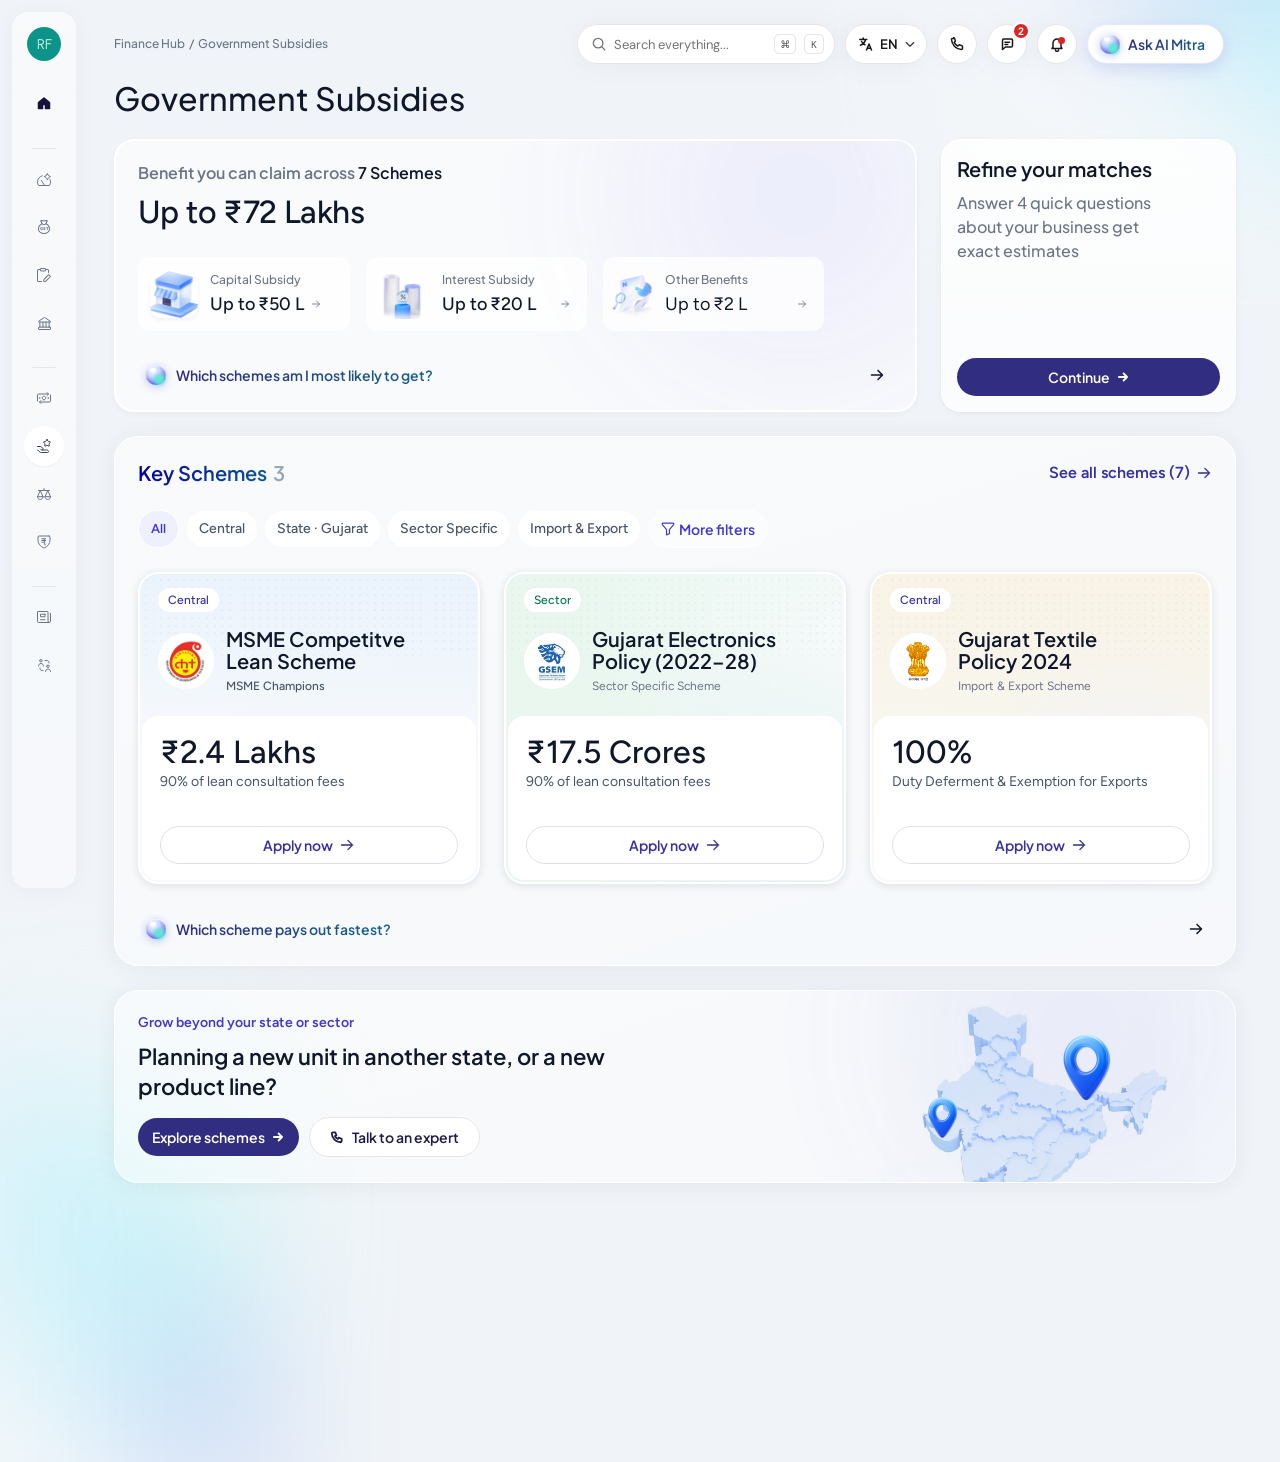
<file: subsidies.html>
<!doctype html>
<html lang="en">
<head>
  <meta charset="utf-8">
  <meta name="viewport" content="width=device-width, initial-scale=1">
  <title>MSME Hub — Government Subsidies</title>
  <link rel="preconnect" href="https://fonts.googleapis.com">
  <link rel="preconnect" href="https://fonts.gstatic.com" crossorigin>
  <link rel="stylesheet" href="https://fonts.googleapis.com/css2?family=DM+Sans:opsz,wght@9..40,400;9..40,500;9..40,600&family=Figtree:wght@400;500;600&family=Nunito:wght@900&family=Plus+Jakarta+Sans:wght@500;600;700&family=Urbanist:wght@400&display=swap">
  <link rel="stylesheet" href="css/tokens.css">
  <link rel="stylesheet" href="css/components.css">
  <link rel="stylesheet" href="css/finance.css">
</head>
<body>
<div class="app">
  <div class="backdrop backdrop--bl" aria-hidden="true"></div>
  <div class="backdrop backdrop--tr" aria-hidden="true"></div>

  <!-- ============ Sidebar ============ -->
  <aside class="sidebar">
    <button class="biz-switch" type="button">
      <span class="biz-switch__id">
        <span class="biz-switch__avatar">RF</span>
        <span class="biz-switch__name">Ratan Fabrics<br>Pvt. Ltd.</span>
      </span>
      <img src="assets/icons/caret-up-down.svg" alt="" width="16" height="16">
    </button>

    <a class="nav-home" href="index.html">
      <img src="assets/icons/home.svg" alt="" width="16" height="16">
      <span class="nav-label">Dashboard</span>
    </a>

    <nav class="nav-group" data-collapsible>
      <button class="nav-group__head" type="button" aria-expanded="true"><span class="nav-group__label" style="width:116px;text-align:left">Know your business</span><img src="assets/icons/chev-down.svg" alt="" width="12" height="12"></button>
      <div class="nav-group__body">
        <div class="nav-group__items">
          <a class="nav-item" href="#"><span class="nav-item__ico"><img src="assets/icons/nav-bmr.svg" alt="" width="14" height="13"></span><span class="nav-label">BMR Insights</span></a>
          <a class="nav-item" href="#"><span class="nav-item__ico"><img src="assets/icons/nav-gst-pouch.svg" alt="" width="12" height="14"><span class="nav-item__gst">GST</span></span><span class="nav-label">GST</span></a>
          <a class="nav-item" href="#"><span class="nav-item__ico"><img src="assets/icons/nav-taxes.svg" alt="" width="14" height="14"></span><span class="nav-label">Taxes</span></a>
          <a class="nav-item" href="#"><span class="nav-item__ico"><img src="assets/icons/nav-bank.svg" alt="" width="13" height="13"></span><span class="nav-label">Bank</span></a>
        </div>
      </div>
    </nav>

    <nav class="nav-group" data-collapsible>
      <button class="nav-group__head" type="button" aria-expanded="true"><span class="nav-group__label">Get Financing</span><img src="assets/icons/chev-down.svg" alt="" width="12" height="12"></button>
      <div class="nav-group__body">
        <div class="nav-group__items" style="--gap:12px">
          <a class="nav-item" href="loans.html"><span class="nav-item__ico"><img src="assets/icons/nav-loans.svg" alt="" width="14" height="12"></span><span class="nav-label">Loans</span></a>
          <a class="nav-item" href="subsidies.html" aria-current="page"><span class="nav-item__ico"><img src="assets/icons/nav-subsidies.svg" alt="" width="14" height="14"></span><span class="nav-label">Govt. Subsidies</span></a>
          <a class="nav-item" href="#"><span class="nav-item__ico"><img src="assets/icons/nav-equity.svg" alt="" width="14" height="12"></span><span class="nav-label">Equity</span></a>
          <a class="nav-item" href="#"><span class="nav-item__ico"><img src="assets/icons/nav-insurance.svg" alt="" width="14" height="14"></span><span class="nav-label">Insurance</span></a>
        </div>
      </div>
    </nav>

    <nav class="nav-group" data-collapsible>
      <button class="nav-group__head" type="button" aria-expanded="true"><span class="nav-group__label">Grow Business</span><img src="assets/icons/chev-down.svg" alt="" width="12" height="12"></button>
      <div class="nav-group__body">
        <div class="nav-group__items">
          <a class="nav-item" href="#"><span class="nav-item__ico"><img src="assets/icons/nav-news.svg" alt="" width="14" height="12"></span><span class="nav-label">Business News</span></a>
          <a class="nav-item" href="#"><span class="nav-item__ico"><img src="assets/icons/nav-discover.svg" alt="" width="13" height="13"></span><span class="nav-label">Discover Buyers</span></a>
        </div>
      </div>
    </nav>
  </aside>

  <!-- ============ Main ============ -->
  <main class="main main--finance">
    <header class="topbar">
      <nav class="crumbs crumbs--trail" aria-label="Breadcrumb">
        <ol><li><a href="#">Finance Hub</a></li><li><span aria-current="page">Government Subsidies</span></li></ol>
      </nav>

      <div class="topbar__actions">
        <label class="search">
          <img src="assets/icons/search.svg" alt="" width="14" height="14">
          <input type="search" placeholder="Search everything...">
          <span class="kbd">⌘</span><span class="kbd">K</span>
        </label>

        <!-- Language -->
        <div class="menu" data-menu>
          <button class="pill-btn" type="button" aria-haspopup="menu" aria-expanded="false" aria-label="Language: English" data-tip="Language">
            <svg width="16" height="16" viewBox="0 0 16 16" fill="none" stroke="currentColor" stroke-width="1.5" stroke-linecap="round" stroke-linejoin="round" aria-hidden="true"><path d="M1.75 3.5h7M5.25 2v1.5M7.5 3.5c-.5 2.6-2.3 4.7-5 5.75M3.6 5.5c.7 1.4 1.9 2.6 3.4 3.3M8.5 14l2.5-6 2.5 6M9.3 12.2h3.4"/></svg>
            <span data-lang-label>EN</span>
            <img src="assets/icons/caret-down.svg" alt="" width="12" height="12">
          </button>
          <div class="pop pop--lang" role="menu" aria-label="Choose language">
            <p class="pop__head">Choose language</p>
            <button class="pop__item" role="menuitemradio" aria-checked="true" data-lang="en" data-code="EN"><span class="pop__item-l">English<small>English</small></span><svg class="tick" width="16" height="16" viewBox="0 0 16 16" fill="none" stroke="currentColor" stroke-width="1.6" stroke-linecap="round" stroke-linejoin="round"><path d="M3.5 8.5l3 3 6-7"/></svg></button>
            <button class="pop__item" role="menuitemradio" aria-checked="false" data-lang="hi" data-code="हिं"><span class="pop__item-l">हिन्दी<small>Hindi</small></span><svg class="tick" width="16" height="16" viewBox="0 0 16 16" fill="none" stroke="currentColor" stroke-width="1.6" stroke-linecap="round" stroke-linejoin="round"><path d="M3.5 8.5l3 3 6-7"/></svg></button>
            <button class="pop__item" role="menuitemradio" aria-checked="false" data-lang="gu" data-code="ગુ"><span class="pop__item-l">ગુજરાતી<small>Gujarati</small></span><svg class="tick" width="16" height="16" viewBox="0 0 16 16" fill="none" stroke="currentColor" stroke-width="1.6" stroke-linecap="round" stroke-linejoin="round"><path d="M3.5 8.5l3 3 6-7"/></svg></button>
            <button class="pop__item" role="menuitemradio" aria-checked="false" data-lang="mr" data-code="मरा"><span class="pop__item-l">मराठी<small>Marathi</small></span><svg class="tick" width="16" height="16" viewBox="0 0 16 16" fill="none" stroke="currentColor" stroke-width="1.6" stroke-linecap="round" stroke-linejoin="round"><path d="M3.5 8.5l3 3 6-7"/></svg></button>
            <button class="pop__item" role="menuitemradio" aria-checked="false" data-lang="ta" data-code="த"><span class="pop__item-l">தமிழ்<small>Tamil</small></span><svg class="tick" width="16" height="16" viewBox="0 0 16 16" fill="none" stroke="currentColor" stroke-width="1.6" stroke-linecap="round" stroke-linejoin="round"><path d="M3.5 8.5l3 3 6-7"/></svg></button>
            <button class="pop__item" role="menuitemradio" aria-checked="false" data-lang="bn" data-code="বা"><span class="pop__item-l">বাংলা<small>Bengali</small></span><svg class="tick" width="16" height="16" viewBox="0 0 16 16" fill="none" stroke="currentColor" stroke-width="1.6" stroke-linecap="round" stroke-linejoin="round"><path d="M3.5 8.5l3 3 6-7"/></svg></button>
          </div>
        </div>

        <!-- Support -->
        <div class="menu" data-menu>
          <button class="icon-btn" type="button" aria-haspopup="dialog" aria-expanded="false" aria-label="Call support" data-tip="Call support">
            <svg width="16" height="16" viewBox="0 0 16 16" fill="none" stroke="currentColor" stroke-width="1.5" stroke-linecap="round" stroke-linejoin="round" aria-hidden="true"><path d="M5.42 2.5H3.5a1 1 0 0 0-1 1.07A10.5 10.5 0 0 0 12.43 13.5a1 1 0 0 0 1.07-1v-1.92a1 1 0 0 0-.68-.95l-2.12-.7a1 1 0 0 0-1.03.24l-.86.86a8 8 0 0 1-3.64-3.64l.86-.86a1 1 0 0 0 .24-1.03l-.7-2.12a1 1 0 0 0-.95-.68Z"/></svg>
          </button>
          <div class="pop pop--support" role="dialog" aria-label="Call support">
            <div class="support">
              <span class="icon-circle" style="width:36px;height:36px;background:var(--indigo-50);color:var(--indigo-700)">
                <svg width="16" height="16" viewBox="0 0 16 16" fill="none" stroke="currentColor" stroke-width="1.5" stroke-linecap="round" stroke-linejoin="round" aria-hidden="true"><path d="M5.42 2.5H3.5a1 1 0 0 0-1 1.07A10.5 10.5 0 0 0 12.43 13.5a1 1 0 0 0 1.07-1v-1.92a1 1 0 0 0-.68-.95l-2.12-.7a1 1 0 0 0-1.03.24l-.86.86a8 8 0 0 1-3.64-3.64l.86-.86a1 1 0 0 0 .24-1.03l-.7-2.12a1 1 0 0 0-.95-.68Z"/></svg>
              </span>
              <div>
                <p class="support__label">MSME Hub helpline</p>
                <a class="support__num" href="tel:+919876543210">+91 98765 43210</a>
                <p class="support__meta">Mon–Sat · 9 am – 7 pm</p>
                <p class="support__meta">Hindi, English, Gujarati</p>
              </div>
            </div>
            <div class="support__actions">
              <a class="btn btn--primary" href="tel:+919876543210">Call now</a>
              <button class="btn btn--secondary stroke" type="button" data-callback>Request a callback</button>
              <p class="support__done" role="status">
                <svg width="16" height="16" viewBox="0 0 16 16" fill="none" stroke="currentColor" stroke-width="1.6" stroke-linecap="round" stroke-linejoin="round" aria-hidden="true"><path d="M3.5 8.5l3 3 6-7"/></svg>
                We'll call you within 2 hours
              </p>
            </div>
          </div>
        </div>

        <!-- Messages -->
        <div class="menu" data-menu>
          <button class="icon-btn" type="button" aria-haspopup="dialog" aria-expanded="false" aria-label="Messages, 2 unread" data-tip="Messages">
            <svg width="16" height="16" viewBox="0 0 16 16" fill="none" stroke="currentColor" stroke-width="1.5" stroke-linecap="round" stroke-linejoin="round" aria-hidden="true"><path d="M13.5 9.75c0 .69-.56 1.25-1.25 1.25H6.5l-3 2.5V4.25C3.5 3.56 4.06 3 4.75 3h7.5c.69 0 1.25.56 1.25 1.25z"/><path d="M6 6.25h4.5M6 8.5h2.75"/></svg>
            <span class="badge">2</span>
          </button>
          <div class="pop pop--msgs" role="dialog" aria-label="Messages">
            <p class="pop__head">Messages <small>2 new</small></p>
            <a class="pop__item msg is-unread" href="#">
              <span class="msg__avatar" style="background:#312e81">AT</span>
              <span class="msg__body">
                <span class="msg__top"><span>Aarav Textiles</span><time>10:42 am</time></span>
                <span class="msg__text">Thanks for connecting! Can you share your rates for combed cotton yarn?</span>
              </span>
            </a>
            <a class="pop__item msg is-unread" href="#">
              <span class="msg__avatar" style="background:#0e7490">MC</span>
              <span class="msg__body">
                <span class="msg__top"><span>Mehta &amp; Co. · Your CA</span><time>Yesterday</time></span>
                <span class="msg__text">Your October GST summary is ready. ₹2.5 L input tax credit is still unclaimed.</span>
              </span>
            </a>
            <a class="pop__item msg" href="#">
              <span class="msg__avatar" style="background:#dc2626">KM</span>
              <span class="msg__body">
                <span class="msg__top"><span>Kotak Mahindra Bank</span><time>Mon</time></span>
                <span class="msg__text">Your Key Fact Statement for the working capital loan is attached.</span>
              </span>
            </a>
            <a class="pop__foot" href="#">Open inbox <img src="assets/icons/arrow-link.svg" alt="" width="16" height="16"></a>
          </div>
        </div>

        <button class="icon-btn" type="button" aria-label="Notifications" data-tip="Notifications">
          <img src="assets/icons/bell.svg" alt="" width="16" height="16">
          <img class="icon-btn__dot" src="assets/icons/bell-dot.svg" alt="" width="7" height="7">
        </button>

        <button class="ask-ai" type="button">
          <span class="orb"><img src="assets/icons/orb.svg" alt=""></span>
          <span class="grad-text">Ask AI Mitra</span>
        </button>
      </div>
    </header>

    <div class="finance">
      <h1 class="page-title">Government Subsidies</h1>

      <div class="hero-row">
        <!-- Benefit you can claim -->
        <section class="limit stroke">
          <div class="glow limit__glow limit__glow--sub" aria-hidden="true"></div>
          <div class="limit__kpi">
            <div class="limit__head">
              <p class="limit__label">Benefit you can claim across <b>7 Schemes</b></p>
              <p class="limit__amount">Up to ₹72 Lakhs</p>
            </div>
            <div class="picks">
              <a class="pick pick--collateral pick--w212" href="#">
                <span class="pick__img"><img src="assets/img/pick-capital.png" alt=""></span>
                <span class="pick__text">
                  <span class="pick__label">Capital Subsidy</span>
                  <span class="pick__value">Up to ₹50 L <img src="assets/icons/arrow-sm.svg" alt="" width="12" height="12"></span>
                </span>
              </a>
              <a class="pick pick--interest pick--w221" href="#">
                <span class="pick__img"><img src="assets/img/pick-interest.png" alt=""></span>
                <span class="pick__text">
                  <span class="pick__label">Interest Subsidy</span>
                  <span class="pick__value pick__value--spread">Up to ₹20 L <img src="assets/icons/arrow-sm.svg" alt="" width="12" height="12"></span>
                </span>
              </a>
              <a class="pick pick--fast pick--w221" href="#">
                <span class="pick__img"><img src="assets/img/pick-other.png" alt=""></span>
                <span class="pick__text">
                  <span class="pick__label">Other Benefits</span>
                  <span class="pick__value pick__value--spread">Up to ₹2 L <img src="assets/icons/arrow-sm.svg" alt="" width="12" height="12"></span>
                </span>
              </a>
            </div>
          </div>
          <a class="ai-prompt ai-prompt--pad" href="#" data-questions="Which schemes am I most likely to get?|How do I claim the capital subsidy?|Do I need a CA to apply?">
            <span class="ai-prompt__q">
              <span class="orb"><img src="assets/icons/orb.svg" alt=""></span>
              <span class="grad-text ai-prompt__text">Which schemes am I most likely to get?</span>
            </span>
            <img src="assets/icons/arrow-right.svg" alt="" width="16" height="16">
          </a>
        </section>

        <!-- Refine your matches -->
        <section class="refine stroke">
          <div class="refine__body">
            <h2 class="refine__title">Refine your matches</h2>
            <p class="refine__copy">Answer 4 quick questions<br>about your business get<br>exact estimates</p>
            <a class="btn btn--primary btn--md refine__cta" href="#">Continue <img src="assets/icons/arrow-white-14.svg" alt="" width="14" height="14"></a>
          </div>
        </section>
      </div>

      <!-- Key schemes -->
      <section class="band matches stroke">
        <div class="matches__head">
          <h2 class="band__title--grad"><span class="grad-text grad-text--title">Key Schemes</span><span class="band__count">3</span></h2>
          <a class="link link--lg" href="#">See all schemes (7) <img src="assets/icons/arrow-apply.svg" alt="" width="16" height="16"></a>
        </div>

        <div class="filters">
          <div class="filters__chips">
            <button class="fchip is-on" type="button" data-filter>All</button>
            <button class="fchip" type="button" data-filter>Central</button>
            <button class="fchip" type="button" data-filter>State · Gujarat</button>
            <button class="fchip" type="button" data-filter>Sector Specific</button>
            <button class="fchip" type="button" data-filter>Import &amp; Export</button>
            <button class="fchip fchip--ghost" type="button"><img src="assets/icons/filter.svg" alt="" width="14" height="14">More filters</button>
          </div>
        </div>

        <div class="offers">
          <article class="offer offer--central stroke lift">
            <div class="offer__head offer__head--scheme">
              <div class="offer__dots" aria-hidden="true"></div>
              <div class="offer__tags"><span class="tag">Central</span></div>
              <div class="offer__bank">
                <span class="offer__logo offer__logo--scheme scheme-logo--cht"><img src="assets/img/scheme-cht.png" alt="MSME Champions"></span>
                <div class="offer__who"><p class="offer__name offer__name--wrap">MSME Competitve<br>Lean Scheme</p><p class="offer__prod">MSME Champions</p></div>
              </div>
            </div>
            <div class="offer__body">
              <div class="scheme__benefit">
                <p class="scheme__amount">₹2.4 Lakhs</p>
                <p class="scheme__desc">90% of lean consultation fees</p>
              </div>
              <a class="btn btn--apply btn--apply-wide" href="#">Apply now <img src="assets/icons/arrow-apply.svg" alt="" width="16" height="16"></a>
            </div>
          </article>

          <article class="offer offer--sector stroke lift">
            <div class="glow offer__glow" aria-hidden="true"></div>
            <div class="offer__head offer__head--scheme">
              <div class="offer__dots" aria-hidden="true"></div>
              <div class="offer__tags"><span class="tag tag--green">Sector</span></div>
              <div class="offer__bank">
                <span class="offer__logo offer__logo--scheme scheme-logo--gsem"><img src="assets/img/scheme-gsem.png" alt="GSEM"></span>
                <div class="offer__who"><p class="offer__name offer__name--wrap">Gujarat Electronics<br>Policy (2022–28)</p><p class="offer__prod offer__prod--light">Sector Specific Scheme</p></div>
              </div>
            </div>
            <div class="offer__body">
              <div class="scheme__benefit">
                <p class="scheme__amount">₹17.5 Crores</p>
                <p class="scheme__desc">90% of lean consultation fees</p>
              </div>
              <a class="btn btn--apply btn--apply-wide" href="#">Apply now <img src="assets/icons/arrow-apply.svg" alt="" width="16" height="16"></a>
            </div>
          </article>

          <article class="offer offer--textile stroke lift">
            <div class="glow offer__glow" aria-hidden="true"></div>
            <div class="offer__head offer__head--scheme">
              <div class="offer__dots" aria-hidden="true"></div>
              <div class="offer__tags"><span class="tag">Central</span></div>
              <div class="offer__bank">
                <span class="offer__logo offer__logo--scheme scheme-logo--gujarat"><img src="assets/img/scheme-gujarat.png" alt="Government of Gujarat"></span>
                <div class="offer__who"><p class="offer__name offer__name--wrap">Gujarat Textile<br>Policy 2024</p><p class="offer__prod offer__prod--light">Import &amp; Export Scheme</p></div>
              </div>
            </div>
            <div class="offer__body">
              <div class="scheme__benefit">
                <p class="scheme__amount">100%</p>
                <p class="scheme__desc">Duty Deferment &amp; Exemption for Exports</p>
              </div>
              <a class="btn btn--apply btn--apply-wide" href="#">Apply now <img src="assets/icons/arrow-apply.svg" alt="" width="16" height="16"></a>
            </div>
          </article>
        </div>

        <a class="ai-prompt ai-prompt--pad" href="#" data-questions="Which scheme pays out fastest?|Can I combine two schemes?|What documents does CLCSS need?">
          <span class="ai-prompt__q">
            <span class="orb"><img src="assets/icons/orb.svg" alt=""></span>
            <span class="grad-text ai-prompt__text">Which scheme pays out fastest?</span>
          </span>
          <img src="assets/icons/arrow-right.svg" alt="" width="16" height="16">
        </a>
      </section>

      <!-- Grow beyond your state or sector -->
      <section class="band grow stroke">
        <div class="glow grow__glow" aria-hidden="true"></div>
        <img class="grow__map" src="assets/img/map-india.png" alt="">
        <img class="grow__pin grow__pin--ne" src="assets/img/map-pin.png" alt="">
        <img class="grow__pin grow__pin--w" src="assets/img/map-pin.png" alt="">
        <div class="grow__text">
          <p class="grow__eyebrow">Grow beyond your state or sector</p>
          <h2 class="grow__title">Planning a new unit in another state, or a new product line?</h2>
        </div>
        <div class="grow__actions">
          <a class="btn btn--primary btn--md" href="#">Explore schemes <img src="assets/icons/arrow-white-14.svg" alt="" width="14" height="14"></a>
          <a class="btn btn--outline" href="tel:+919876543210"><img src="assets/icons/phone.svg" alt="" width="14" height="14">Talk to an expert</a>
        </div>
      </section>
    </div>
  </main>
</div>

<script src="js/app.js"></script>
</body>
</html>
</file>
<file: css/tokens.css>
/* OPL MSME Hub — design tokens
   Values read from Figma file FAd4JVd8P2psGsoC014XIv. Light mode only. */

:root {
  /* Text */
  --ink: #0f172a;
  --text-2: #475569;
  --text-3: #6b7588;
  --text-nav: #4b4f63;
  --text-group: #1a1a2e;
  --text-chip: #525252;
  --text-proof: #334155;
  --placeholder: #737373;

  /* Surfaces */
  --page: #f8fafc;
  --surface: #f1f5f9;
  --line: #eef0f4;
  --border: #e5e5e5;
  --border-soft: #e2e8f0;
  --hairline: rgba(15, 23, 42, 0.08);

  /* Indigo — brand */
  --indigo-50: #eef0fe;
  --indigo-100: #e0e7ff;
  --indigo-200: #c7d2fe;
  --indigo-500: #6366f1;
  --indigo-600: #4f46e5;
  --indigo-700: #4338ca;
  --indigo-800: #3730a3;
  --indigo-900: #312e81;
  --cyan-700: #0e7490;

  /* Meaning */
  --teal-600: #0d9488;
  --teal-50: #f0fdfa;
  --teal-700: #0f766e;
  --emerald-100: #d1fae5;
  --emerald-700: #047857;
  --emerald-800: #065f46;
  --amber-700: #b45309;
  --amber-warn: #a16207;
  --warning-subtle: #feeeda;

  /* Icon-circle tints */
  --tint-loans: #e0f7f7;
  --tint-subsidies: #fae8ff;
  --tint-gst: #fef3c7;

  /* Gradients */
  --grad-ai-text: linear-gradient(101deg, #312e81 2.43%, #0e7490 131.79%);
  --grad-title-text: linear-gradient(101deg, #050096 0%, #0e7490 130%);
  --grad-band: linear-gradient(163deg, rgba(255, 255, 255, 0.5) 34.7%, rgba(255, 255, 255, 0.4) 98.25%);
  --grad-band-strong: linear-gradient(163deg, rgba(255, 255, 255, 0.5) 34.7%, rgba(255, 255, 255, 0.45) 98.25%);

  /* Elevation */
  --shadow-shell: 0 2px 24px 0 rgba(0, 0, 0, 0.04);
  --shadow-band: 0 2px 24px 0 rgba(0, 0, 0, 0.06);
  --shadow-card: 0 2px 6px 0 rgba(0, 0, 0, 0.04);
  --shadow-card-strong: 0 2px 6px 0 rgba(0, 0, 0, 0.07);
  --shadow-lift: 0 4px 10px 0 rgba(15, 23, 42, 0.12);
  --shadow-ai: 0 6px 16px 0 rgba(99, 102, 241, 0.14);

  /* Radius */
  --r-shell: 16px;
  --r-band: 24px;
  --r-card: 20px;
  --r-pill: 999px;

  /* Type */
  --font-ui: 'Plus Jakarta Sans', system-ui, sans-serif;
  --font-figtree: 'Figtree', system-ui, sans-serif;
  --font-dm: 'DM Sans', system-ui, sans-serif;
  --font-urbanist: 'Urbanist', system-ui, sans-serif;
}

*,
*::before,
*::after {
  box-sizing: border-box;
  margin: 0;
  padding: 0;
}

html {
  -webkit-text-size-adjust: 100%;
}

body {
  background: var(--page);
  color: var(--ink);
  font-family: var(--font-ui);
  -webkit-font-smoothing: antialiased;
  -moz-osx-font-smoothing: grayscale;
  text-rendering: optimizeLegibility;
}

img {
  display: block;
}

button {
  font: inherit;
  color: inherit;
  background: none;
  border: 0;
  cursor: pointer;
}

a {
  color: inherit;
  text-decoration: none;
}
</file>
<file: css/components.css>
/* Shared components — reused across every MSME Hub screen. */

/* ---------- Motion ---------- */

:root {
  --ease-out: cubic-bezier(0.2, 0.8, 0.2, 1);
  --ease-in-out: cubic-bezier(0.45, 0.05, 0.25, 1);
  --focus-ring: 0 0 0 3px rgba(99, 102, 241, 0.28);
}

:focus-visible {
  outline: none;
  box-shadow: var(--focus-ring);
}

/* ---------- Utilities ---------- */

/* Figma "inside" strokes sit on top of the content, so draw them as an overlay. */
.stroke {
  position: relative;
}
.stroke::after {
  content: '';
  position: absolute;
  inset: 0;
  border: 1px solid var(--stroke, #fff);
  border-radius: inherit;
  pointer-events: none;
  z-index: 5;
}

.grad-text {
  background: var(--grad-ai-text);
  -webkit-background-clip: text;
  background-clip: text;
  color: transparent;
}

/* Dot texture — 1.1px dots on a 7px grid (one Figma "texture/dots" tile = 310 × 35). */
.dots {
  position: absolute;
  width: 310px;
  height: 35px;
  pointer-events: none;
  background-image: url("data:image/svg+xml,%3Csvg xmlns='http://www.w3.org/2000/svg' width='7' height='7'%3E%3Ccircle cx='3.55' cy='3.55' r='0.55' fill='%23312e81'/%3E%3C/svg%3E");
  background-size: 7px 7px;
}

/* Soft colour glow (Figma layer blur 174 = CSS blur 87). */
.glow {
  position: absolute;
  width: 169px;
  height: 169px;
  border-radius: 50%;
  filter: blur(87px);
  pointer-events: none;
}

/* Cards that lift on hover so it's obvious they're clickable. */
.lift {
  cursor: pointer;
  transition: transform 0.24s var(--ease-out), box-shadow 0.24s var(--ease-out);
}
.lift:hover,
.lift:focus-within {
  transform: translateY(-4px);
  box-shadow:
    0 14px 28px -10px rgba(49, 46, 129, 0.2),
    0 4px 10px 0 rgba(15, 23, 42, 0.06);
}
.lift:active {
  transform: translateY(-2px);
  transition-duration: 0.1s;
}

/* ---------- App shell ---------- */

.app {
  position: relative;
  width: 100%;
  max-width: 1920px;
  min-height: 1462px;
  margin: 0 auto;
  padding: 12px;
  display: flex;
  gap: 6px;
  background: var(--page);
  overflow: clip; /* clips the backdrop glows without breaking the sticky sidebar */
}

.backdrop {
  position: absolute;
  left: 0;
  top: 0;
  width: 284px;
  height: 616px;
  transform-origin: 0 0;
  background: url('../assets/img/backdrop.png') center / cover no-repeat;
  filter: blur(77px);
  pointer-events: none;
}
.backdrop--bl {
  transform: translate(-44px, 1033px);
  opacity: 0.35;
}
.backdrop--tr {
  left: calc(100% - 1440px); /* stays pinned to the right edge at any width */
  transform: matrix(0, -1, -1, 0, 1736, 180);
  opacity: 0.4;
}

.main {
  position: relative;
  flex: 1 1 1180px;
  min-width: 0;
  padding: 0 32px;
  display: flex;
  flex-direction: column;
  gap: 20px;
}

/* ---------- Sidebar ---------- */

.sidebar {
  position: sticky;
  top: 12px;
  z-index: 10;
  align-self: flex-start;
  flex: none;
  width: 230px;
  height: calc(100vh - 24px);
  min-height: 680px;
  padding: 12px;
  display: flex;
  flex-direction: column;
  gap: 20px;
  border-radius: var(--r-shell);
  background: linear-gradient(to bottom, rgba(255, 255, 255, 0.5), rgba(255, 255, 255, 0.4));
  box-shadow: var(--shadow-shell);
}

.biz-switch {
  display: flex;
  align-items: center;
  justify-content: space-between;
  padding: 8px;
  border-radius: var(--r-pill);
  transition: background-color 0.18s;
}
.biz-switch:hover {
  background: rgba(255, 255, 255, 0.7);
}
.biz-switch__id {
  text-align: left;
  display: flex;
  align-items: center;
  gap: 6px;
}
.biz-switch__avatar {
  width: 34px;
  height: 34px;
  border-radius: 50%;
  display: grid;
  place-items: center;
  background: var(--teal-600);
  color: var(--emerald-100);
  font: 400 14px/21px var(--font-urbanist);
}
.biz-switch__name {
  font: 500 12px/15px var(--font-ui);
  color: var(--ink);
}

.nav-home {
  display: flex;
  align-items: center;
  gap: 10px;
  height: 40px;
  padding: 12px;
  border-radius: var(--r-pill);
  background: #fff;
  box-shadow: 0 1px 2px rgba(15, 23, 42, 0.04);
  font: 500 12px/normal var(--font-figtree);
  color: var(--ink);
}

.nav-group {
  display: flex;
  flex-direction: column;
  gap: 6px;
}
.nav-group__head {
  align-self: flex-start;
  display: flex;
  align-items: center;
  gap: 4px;
  height: 24px;
  padding: 0 8px 0 10px;
  border-radius: var(--r-pill);
  font: 600 12px/normal var(--font-ui);
  color: var(--text-group);
  transition: background-color 0.18s;
}
.nav-group__head:hover {
  background: rgba(255, 255, 255, 0.6);
}
.nav-group__head img {
  transition: transform 0.22s var(--ease-out);
}
.nav-group.is-collapsed .nav-group__head img {
  transform: rotate(-90deg);
}
.nav-group__body {
  display: grid;
  grid-template-rows: 1fr;
  transition: grid-template-rows 0.28s var(--ease-out), opacity 0.2s;
}
.nav-group.is-collapsed .nav-group__body {
  grid-template-rows: 0fr;
  opacity: 0;
}
.nav-group__items {
  min-height: 0;
  overflow: hidden;
  display: flex;
  flex-direction: column;
  gap: var(--gap, 8px);
}
.nav-item {
  position: relative;
  display: flex;
  align-items: center;
  gap: 10px;
  height: 32px;
  flex: none;
  padding: 0 10px;
  border-radius: var(--r-pill);
  font: 400 14px/normal var(--font-figtree);
  color: var(--text-nav);
  transition: background-color 0.18s, color 0.18s, box-shadow 0.18s;
}
.nav-item:hover {
  background: rgba(255, 255, 255, 0.85);
  color: var(--ink);
  box-shadow: 0 1px 2px rgba(15, 23, 42, 0.04);
}
.nav-item:hover .nav-item__ico {
  filter: brightness(0.55);
}
.nav-item:active {
  background: #fff;
}
.nav-item:focus-visible {
  box-shadow: inset 0 0 0 2px rgba(99, 102, 241, 0.45);
}
.nav-item__ico {
  position: relative;
  width: 14px;
  height: 14px;
  flex: none;
  display: grid;
  place-items: center;
  transition: filter 0.18s;
}
.nav-item__gst {
  position: absolute;
  left: 2px;
  right: 2px;
  top: 6px;
  font: 900 4px/normal 'Nunito', sans-serif;
  color: var(--text-3);
  text-align: center;
}

/* ---------- Top bar ---------- */

.topbar {
  position: relative;
  z-index: 20;
  height: 57px;
  padding: 12px 12px 12px 0;
  display: flex;
  justify-content: space-between;
  align-items: flex-start;
}

/* Page title. Becomes a breadcrumb trail on sub-pages: earlier crumbs are muted links. */
.crumbs ol {
  height: 40px;
  display: flex;
  align-items: center;
  gap: 6px;
  list-style: none;
  font: 500 14px/20px var(--font-ui);
  color: var(--text-3);
}
.crumbs li {
  display: flex;
  align-items: center;
  gap: 6px;
}
.crumbs li + li::before {
  content: '';
  width: 12px;
  height: 12px;
  background: url('../assets/icons/chev-down.svg') center / contain no-repeat;
  transform: rotate(-90deg);
}
.crumbs a:hover {
  color: var(--ink);
}
.crumbs [aria-current='page'] {
  font: 600 18px/24px var(--font-ui);
  color: var(--ink);
}

.topbar__actions {
  display: flex;
  align-items: center;
  gap: 10px;
  height: 40px;
}
.topbar__actions > * {
  filter: drop-shadow(0 2px 12px rgba(0, 0, 0, 0.04));
}

.search {
  flex: 0 1 260px;
  min-width: 170px;
  height: 40px;
  display: flex;
  align-items: center;
  gap: 8px;
  padding: 0 10px 0 14px;
  background: #fff;
  border: 1px solid var(--border);
  border-radius: var(--r-pill);
  transition: border-color 0.18s, box-shadow 0.18s;
}
.search:hover {
  border-color: #d4d4d8;
}
.search:focus-within {
  border-color: var(--indigo-200);
  box-shadow: var(--focus-ring);
}
.search input {
  flex: 1;
  min-width: 0;
  border: 0;
  outline: 0;
  background: none;
  font: 400 13px/normal var(--font-dm);
  font-variation-settings: 'opsz' 14;
  color: var(--ink);
}
.search input::placeholder {
  color: var(--placeholder);
}
.search input::-webkit-search-cancel-button {
  display: none;
}
.kbd {
  height: 20px;
  min-width: 20px;
  padding: 0 5px;
  display: grid;
  place-items: center;
  border: 1px solid var(--border);
  border-radius: 5px;
  font: 400 10px/normal var(--font-dm);
  font-variation-settings: 'opsz' 14;
  color: var(--text-chip);
}

/* Round icon button + the language pill share one look */
.icon-btn,
.pill-btn {
  position: relative;
  height: 40px;
  display: flex;
  align-items: center;
  justify-content: center;
  background: #fff;
  border: 1px solid var(--border);
  border-radius: var(--r-pill);
  color: #171717;
  transition: border-color 0.18s, background-color 0.18s, box-shadow 0.18s;
}
.icon-btn {
  width: 40px;
}
.pill-btn {
  gap: 6px;
  padding: 0 10px 0 12px;
  font: 600 13px/18px var(--font-ui);
}
.icon-btn:hover,
.pill-btn:hover,
.menu.is-open > .icon-btn,
.menu.is-open > .pill-btn {
  border-color: var(--indigo-200);
  background: #fbfbff;
}
.menu.is-open > .icon-btn,
.menu.is-open > .pill-btn {
  box-shadow: var(--focus-ring);
}
.pill-btn > img {
  transition: transform 0.2s var(--ease-out);
}
.menu.is-open > .pill-btn > img {
  transform: rotate(180deg);
}
.icon-btn__dot {
  position: absolute;
  left: 20px;
  top: 12px;
}
.badge {
  position: absolute;
  top: -3px;
  right: -4px;
  min-width: 18px;
  height: 18px;
  padding: 0 4px;
  display: grid;
  place-items: center;
  border: 2px solid #fff;
  border-radius: var(--r-pill);
  background: #dc2626;
  font: 700 10px/1 var(--font-ui);
  color: #fff;
}

/* Hover tooltip for icon-only buttons */
[data-tip]::before {
  content: attr(data-tip);
  position: absolute;
  top: calc(100% + 8px);
  left: 50%;
  transform: translate(-50%, -2px);
  padding: 5px 8px;
  border-radius: 8px;
  background: var(--ink);
  font: 500 12px/16px var(--font-ui);
  color: #fff;
  white-space: nowrap;
  opacity: 0;
  pointer-events: none;
  transition: opacity 0.15s, transform 0.15s;
  z-index: 30;
}
[data-tip]:hover::before {
  opacity: 1;
  transform: translate(-50%, 0);
  transition-delay: 0.35s;
}
.menu.is-open [data-tip]::before {
  display: none;
}

/* ---------- Popover menus ---------- */

.menu {
  position: relative;
}
.pop {
  position: absolute;
  top: calc(100% + 10px);
  right: 0;
  width: 300px;
  padding: 8px;
  border: 1px solid var(--border);
  border-radius: 16px;
  background: #fff;
  box-shadow: 0 18px 40px -12px rgba(15, 23, 42, 0.18), 0 2px 6px rgba(15, 23, 42, 0.05);
  opacity: 0;
  visibility: hidden;
  transform: translateY(-6px) scale(0.98);
  transform-origin: top right;
  transition: opacity 0.16s, transform 0.2s var(--ease-out), visibility 0s 0.2s;
}
.menu.is-open > .pop {
  opacity: 1;
  visibility: visible;
  transform: none;
  transition: opacity 0.16s, transform 0.2s var(--ease-out), visibility 0s;
}
.pop__head {
  display: flex;
  align-items: center;
  justify-content: space-between;
  padding: 6px 8px 8px;
  font: 600 14px/20px var(--font-ui);
  color: var(--ink);
}
.pop__head small {
  font: 500 12px/18px var(--font-ui);
  color: var(--text-3);
}
.pop__item {
  width: 100%;
  min-height: 40px;
  display: flex;
  align-items: center;
  gap: 10px;
  padding: 8px;
  border-radius: 10px;
  text-align: left;
  font: 500 14px/20px var(--font-ui);
  color: var(--ink);
  transition: background-color 0.15s;
}
.pop__item:hover {
  background: var(--page);
}
.pop__foot {
  display: flex;
  align-items: center;
  justify-content: center;
  gap: 6px;
  margin-top: 4px;
  padding: 10px 8px 6px;
  border-top: 1px solid var(--line);
  font: 600 13px/18px var(--font-ui);
  color: var(--indigo-700);
}

/* Language */
.pop--lang {
  width: 220px;
}
.pop--lang .pop__item {
  justify-content: space-between;
}
.pop--lang .pop__item small {
  font: 500 12px/16px var(--font-ui);
  color: var(--text-3);
}
.pop--lang .pop__item .tick {
  visibility: hidden;
  color: var(--indigo-700);
}
.pop--lang .pop__item[aria-checked='true'] {
  background: var(--indigo-50);
}
.pop--lang .pop__item[aria-checked='true'] .tick {
  visibility: visible;
}
.pop__item-l {
  display: flex;
  flex-direction: column;
}

/* Support */
.pop--support {
  width: 300px;
  padding: 16px;
}
.support {
  display: flex;
  gap: 12px;
}
.support__label {
  font: 500 12px/18px var(--font-ui);
  color: var(--text-3);
}
.support__num {
  display: block;
  margin: 2px 0 4px;
  font: 600 20px/28px var(--font-ui);
  letter-spacing: -0.2px;
  color: var(--ink);
}
.support__meta {
  font: 500 12px/18px var(--font-ui);
  color: var(--text-2);
}
.support__actions {
  display: flex;
  flex-direction: column;
  gap: 8px;
  margin-top: 16px;
}
.support__done {
  display: none;
  align-items: center;
  justify-content: center;
  gap: 6px;
  height: 40px;
  border-radius: var(--r-pill);
  background: var(--teal-50);
  font: 600 13px/18px var(--font-ui);
  color: var(--teal-700);
}
.support.is-requested ~ .support__actions .btn--secondary {
  display: none;
}
.support.is-requested ~ .support__actions .support__done {
  display: flex;
}

/* Messages */
.pop--msgs {
  width: 340px;
}
.msg {
  align-items: flex-start;
}
.msg__avatar {
  width: 32px;
  height: 32px;
  flex: none;
  display: grid;
  place-items: center;
  border-radius: 50%;
  font: 700 11px/1 var(--font-ui);
  color: #fff;
}
.msg__body {
  flex: 1;
  min-width: 0;
}
.msg__top {
  display: flex;
  justify-content: space-between;
  gap: 8px;
  font: 600 13px/18px var(--font-ui);
}
.msg__top time {
  flex: none;
  font: 500 11px/18px var(--font-ui);
  color: var(--text-3);
}
.msg__text {
  font: 500 12px/17px var(--font-ui);
  color: var(--text-2);
  display: -webkit-box;
  -webkit-line-clamp: 2;
  -webkit-box-orient: vertical;
  overflow: hidden;
}
.msg.is-unread .msg__top span::after {
  content: '';
  display: inline-block;
  width: 6px;
  height: 6px;
  margin-left: 6px;
  vertical-align: middle;
  border-radius: 50%;
  background: var(--indigo-500);
}

.ask-ai {
  height: 40px;
  display: flex;
  align-items: center;
  gap: 8px;
  padding: 0 18px 0 12px;
  background: #fff;
  border: 1px solid var(--indigo-100);
  border-radius: var(--r-pill);
  box-shadow: var(--shadow-ai), inset 0 1px 0 0 #fff;
  font: 600 14px/21px var(--font-ui);
  white-space: nowrap;
  transition: box-shadow 0.2s, transform 0.2s var(--ease-out);
}
.ask-ai:hover {
  box-shadow: 0 8px 22px 0 rgba(99, 102, 241, 0.24), inset 0 1px 0 0 #fff;
  transform: translateY(-1px);
}
.ask-ai:hover .orb {
  animation: orb-pulse 0.7s var(--ease-out);
}

/* ---------- AI orb ---------- */

.orb {
  position: relative;
  width: 20px;
  height: 20px;
  flex: none;
}
.orb img {
  position: absolute;
  left: -8px;
  top: -6px;
  width: 36px;
  height: 36px;
  max-width: none;
}
.orb--sm {
  width: 12px;
  height: 12px;
  opacity: 0.5;
}
.orb--sm img {
  left: -4.8px;
  top: -3.6px;
  width: 21.6px;
  height: 21.6px;
}
@keyframes orb-pulse {
  0% { transform: scale(1) rotate(0); }
  40% { transform: scale(1.18) rotate(25deg); filter: hue-rotate(-25deg) saturate(1.3); }
  100% { transform: scale(1) rotate(0); }
}

/* "Ask AI Mitra a question" row that closes a band. The question rotates. */
.ai-prompt {
  height: 26px;
  display: flex;
  align-items: center;
  justify-content: space-between;
  padding: 0 8px;
  border-radius: var(--r-pill);
}
.ai-prompt__q {
  display: flex;
  align-items: center;
  gap: 10px;
  font: 600 14px/26px var(--font-ui);
}
.ai-prompt__text {
  display: inline-block;
  white-space: nowrap;
  transition: opacity 0.26s, transform 0.32s var(--ease-out), filter 0.26s;
}
.ai-prompt__text.is-out {
  opacity: 0;
  transform: translateY(-8px);
  filter: blur(2px);
}
.ai-prompt__text.is-in {
  opacity: 0;
  transform: translateY(8px);
  filter: blur(2px);
  transition: none;
}
.ai-prompt .orb.is-thinking {
  animation: orb-pulse 0.7s var(--ease-out);
}
.ai-prompt > img {
  transition: transform 0.2s var(--ease-out);
}
.ai-prompt:hover > img {
  transform: translateX(3px);
}

/* ---------- Bands (page sections) ---------- */

.band {
  --stroke: #fff;
  position: relative;
  border-radius: var(--r-band);
  background: var(--grad-band);
  box-shadow: var(--shadow-shell);
  overflow: hidden;
}
.band__title {
  font: 600 20px/24px var(--font-ui);
  color: var(--ink);
}

/* ---------- Buttons ---------- */

.btn {
  display: flex;
  align-items: center;
  justify-content: center;
  gap: 6px;
  border-radius: var(--r-pill);
  font: 600 13px/18px var(--font-ui);
  white-space: nowrap;
  transition: filter 0.15s, background-color 0.15s;
}
.btn--primary {
  height: 38px;
  padding: 10px 14px;
  background: var(--indigo-900);
  color: #fff;
}
.btn--primary:hover {
  filter: brightness(1.15);
}
.btn--secondary {
  --stroke: var(--indigo-200);
  height: 40px;
  padding: 10px 12px 10px 14px;
  background: #fff;
  color: var(--indigo-800);
}
.btn--ghost {
  --stroke: rgba(0, 0, 0, 0.1);
  height: 38px;
  padding: 9px 0;
  background: rgba(255, 255, 255, 0.95);
  color: var(--indigo-900);
}
.btn--secondary:hover,
.btn--ghost:hover {
  background: var(--indigo-50);
}

.link {
  display: flex;
  align-items: center;
  gap: 6px;
  font: 600 14px/20px var(--font-ui);
  color: var(--indigo-700);
}
.link img {
  transition: transform 0.2s var(--ease-out);
}
.link:hover img {
  transform: translateX(3px);
}

/* ---------- Chips ---------- */

.chip {
  display: inline-flex;
  align-items: center;
  gap: 4px;
  height: 20px;
  padding: 2px 8px;
  border-radius: var(--r-pill);
  font: 600 11px/16px var(--font-ui);
  white-space: nowrap;
}
.chip--neutral {
  background: var(--surface);
  color: var(--text-2);
}
.chip--verified {
  padding-left: 6px;
  background: var(--teal-50);
  color: var(--teal-700);
}
.chip--due {
  height: 26px;
  padding: 4px 8px;
  background: var(--warning-subtle);
  color: var(--amber-700);
  font: 500 12px/18px var(--font-ui);
}

.icon-circle {
  display: grid;
  place-items: center;
  flex: none;
  border-radius: 50%;
}

/* Overlapping logo / avatar stack */
.stack {
  display: flex;
  align-items: center;
}
.stack > * {
  flex: none;
  border-radius: 50%;
  overflow: hidden;
}
.stack > * + * {
  margin-left: var(--overlap, -3px);
}

.avatar {
  width: 22px;
  height: 22px;
  display: grid;
  place-items: center;
  box-shadow: 0 0 0 2px #fff;
  font: 700 8px/10px var(--font-ui);
  color: #fff;
  overflow: visible !important;
}


/* ---------- Current page in the sidebar ---------- */

/* The item for the page you're on gets the white pill; "Dashboard" loses it on other pages. */
.nav-item[aria-current='page'] {
  background: #fff;
  box-shadow: 0 1px 2px rgba(15, 23, 42, 0.04);
  font-weight: 500;
  color: var(--ink);
}
.nav-item[aria-current='page'] .nav-item__ico {
  filter: brightness(0.55);
}
.nav-home:not([aria-current='page']) {
  background: none;
  box-shadow: none;
  color: var(--text-nav);
  transition: background-color 0.18s, color 0.18s;
}
.nav-home:not([aria-current='page']):hover {
  background: rgba(255, 255, 255, 0.85);
  color: var(--ink);
}

/* Breadcrumb trail on sub-pages: small and muted, the page title sits below it. */
.crumbs--trail ol,
.crumbs--trail [aria-current='page'] {
  font: 500 12px/16px var(--font-ui);
  color: var(--text-3);
}
.crumbs--trail ol {
  gap: 4px;
}
.crumbs--trail li {
  gap: 4px;
}
.crumbs--trail li + li::before {
  content: '/';
  width: auto;
  height: auto;
  background: none;
  transform: none;
}

/* Page title under the breadcrumb */
.page-title {
  font: 500 32px/34px var(--font-ui);
  color: var(--ink);
}

/* AI prompt row with its own 8px padding (bottom of a card) */
.ai-prompt--pad {
  height: 42px;
  padding: 8px;
}

/* Section title in the brand gradient, with an optional muted count after it */
.grad-text--title {
  background-image: var(--grad-title-text);
}
.band__title--grad {
  display: flex;
  align-items: center;
  gap: 6px;
  font: 600 20px/26px var(--font-ui);
}
.band__count {
  color: #94a3b8;
}

/* ---------- Score gauge (BMR on the dashboard, CMR on Loans) ---------- */

.gauge {
  position: relative;
  width: 150px;
  height: 140.625px;
}
.gauge > * {
  position: absolute;
}
.gauge img {
  max-width: none;
}
.gauge__ring {
  left: -23px;
  top: -21px;
  width: 198px;
  height: 173.69px;
}
.gauge__centre {
  left: 50px;
  top: 36px;
  width: 50px;
  display: flex;
  flex-direction: column;
  align-items: center;
  gap: 4.16px;
}
.gauge__halo {
  position: absolute;
  left: -81.17px;
  top: -68.68px;
  width: 212.29px;
  height: 212.29px;
}
.gauge__label {
  position: relative;
  font: 500 12.49px/11.25px var(--font-figtree);
  color: var(--text-2);
}
.gauge__value {
  position: relative;
  font: 600 40.5px/45px var(--font-ui);
  letter-spacing: -1.125px;
  color: var(--ink);
}
.gauge__chip {
  position: relative;
  display: flex;
  align-items: center;
  gap: 4.5px;
  padding: 3.375px 7.875px;
  border-radius: var(--r-pill);
  background: var(--emerald-100);
  font: 600 7.875px/11.25px var(--font-figtree);
  color: var(--emerald-800);
}
.gauge__chip img {
  width: 5.625px;
  height: 4.05px;
  margin: -0.56px;
}
/* The ring is a 270° dial centred at (75, 75): score 1 sits at −135°, each point adds 30°.
   --sweep is how much of the arc shows; the marker rotates about the same centre. */
.gauge__arc {
  left: 0;
  top: 55.59px;
  width: 27.61px;
  height: 70.1px;
  -webkit-mask: conic-gradient(from -135deg at 75px 19.41px, #000 var(--sweep, 360deg), transparent 0);
  mask: conic-gradient(from -135deg at 75px 19.41px, #000 var(--sweep, 360deg), transparent 0);
}
.gauge__marker {
  left: -6.14px;
  top: 42px;
  width: 28.73px;
  height: 28.73px;
  transform-origin: 81.14px 33px;
  transform: rotate(var(--turn, 0deg));
}
.gauge__value.is-pop {
  animation: value-pop 0.5s var(--ease-out);
}
.gauge__chip.is-pop {
  animation: value-pop 0.5s var(--ease-out) 0.08s;
}
@keyframes value-pop {
  0% { transform: scale(0.82); opacity: 0.4; }
  55% { transform: scale(1.12); opacity: 1; }
  100% { transform: scale(1); }
}
.gauge__scale {
  top: 133.43px;
  transform: translateX(-50%);
  font: 500 10.41px/9.375px var(--font-figtree);
  color: var(--text-2);
}

/* ---------- Desktop responsiveness ---------- */

/* Smaller laptops: the sidebar becomes a 64px icon rail; labels show as tooltips on hover. */
@media (max-width: 1319px) {
  .sidebar {
    width: 64px;
    align-items: center;
  }
  .biz-switch {
    padding: 3px;
  }
  .biz-switch__name,
  .biz-switch > img {
    display: none;
  }
  .nav-home,
  .nav-item {
    width: 40px;
    height: 40px;
    padding: 0;
    justify-content: center;
  }
  .nav-group {
    align-items: center;
  }
  .nav-group__head {
    pointer-events: none;
    align-self: center;
    width: 24px;
    height: 1px;
    padding: 0;
    margin: 4px 0;
    background: var(--border);
  }
  .nav-group__head > * {
    display: none;
  }
  .nav-group.is-collapsed .nav-group__body,
  .nav-group__body {
    grid-template-rows: 1fr;
    opacity: 1;
  }
  .nav-group__items {
    overflow: visible;
    align-items: center;
    gap: 8px;
  }
  .nav-label {
    position: absolute;
    left: calc(100% + 12px);
    top: 50%;
    transform: translate(-4px, -50%);
    padding: 5px 8px;
    border-radius: 8px;
    background: var(--ink);
    font: 500 12px/16px var(--font-ui);
    color: #fff;
    white-space: nowrap;
    opacity: 0;
    pointer-events: none;
    transition: opacity 0.15s, transform 0.15s;
    z-index: 30;
  }
  .nav-home {
    position: relative;
  }
  .nav-home:hover .nav-label,
  .nav-item:hover .nav-label,
  .nav-item:focus-visible .nav-label {
    opacity: 1;
    transform: translate(0, -50%);
  }
}

@media (max-width: 1100px) {
  .kbd {
    display: none;
  }
}

/* ---------- Reduced motion ---------- */

@media (prefers-reduced-motion: reduce) {
  *,
  *::before,
  *::after {
    animation-duration: 0.01ms !important;
    animation-iteration-count: 1 !important;
    transition-duration: 0.01ms !important;
  }
  .lift:hover,
  .lift:focus-within {
    transform: none;
  }
}
</file>
<file: css/dashboard.css>
/* Dashboard screen — Figma frame 2156:19846 */

.row-1 {
  display: flex;
  gap: 24px;
  height: 427px;
}

/* ---------- Daily digest ---------- */

.digest {
  flex: 1 1 797px;
  min-width: 0;
  height: 427px;
  box-shadow: var(--shadow-band);
}
/* Two inside strokes: white, then a blue→indigo→mint gradient at 40%. */
.digest::after {
  content: '';
  position: absolute;
  inset: 0;
  padding: 2px;
  border-radius: inherit;
  background:
    linear-gradient(107deg, rgba(70, 139, 229, 0.16) 0%, rgba(99, 102, 241, 0.4) 45%, rgba(153, 221, 199, 0.4) 100%),
    linear-gradient(#fff, #fff);
  -webkit-mask: linear-gradient(#000 0 0) content-box, linear-gradient(#000 0 0);
  -webkit-mask-composite: xor;
  mask: linear-gradient(#000 0 0) content-box exclude, linear-gradient(#000 0 0);
  pointer-events: none;
  z-index: 5;
}
/* First-load shine: a bright segment travels once around the border. */
@property --shine-a {
  syntax: '<angle>';
  inherits: false;
  initial-value: 0deg;
}
.digest__shine {
  position: absolute;
  inset: 0;
  padding: 2px;
  border-radius: inherit;
  background: conic-gradient(
    from var(--shine-a),
    transparent 0deg 280deg,
    rgba(129, 140, 248, 0.9) 318deg,
    #fff 336deg,
    rgba(94, 234, 212, 0.95) 348deg,
    transparent 360deg
  );
  -webkit-mask: linear-gradient(#000 0 0) content-box, linear-gradient(#000 0 0);
  -webkit-mask-composite: xor;
  mask: linear-gradient(#000 0 0) content-box exclude, linear-gradient(#000 0 0);
  opacity: 0;
  pointer-events: none;
  z-index: 6;
}
.digest.is-shining .digest__shine {
  animation: shine-sweep 2.6s var(--ease-in-out) 0.35s 1 both;
}
.digest.is-shining {
  animation: digest-glow 2.6s var(--ease-in-out) 0.35s 1 both;
}
@keyframes shine-sweep {
  0% { --shine-a: 0deg; opacity: 0; }
  12% { opacity: 1; }
  82% { opacity: 1; }
  100% { --shine-a: 360deg; opacity: 0; }
}
@keyframes digest-glow {
  0%, 100% { box-shadow: var(--shadow-band); }
  45% { box-shadow: var(--shadow-band), 0 0 0 4px rgba(99, 102, 241, 0.08), 0 10px 36px rgba(99, 102, 241, 0.16); }
}

.digest__inner {
  position: absolute;
  left: 22px;
  right: 22px;
  top: 12px;
  height: 393px;
  display: flex;
  flex-direction: column;
  justify-content: space-between;
}
.digest__head {
  height: 41px;
  display: flex;
  align-items: center;
  justify-content: space-between;
  margin-bottom: 16px;
}
.digest__title {
  padding: 10px;
  font: 600 20px/21px var(--font-ui);
  background: var(--grad-title-text);
  -webkit-background-clip: text;
  background-clip: text;
  color: transparent;
}
.curated {
  display: flex;
  align-items: center;
  gap: 12px;
  font: 500 14px/21px var(--font-ui);
  color: var(--text-3);
}
.curated__chip {
  display: flex;
  align-items: center;
  gap: 4px;
  padding: 4px 8px;
  border-radius: var(--r-pill);
  background: var(--line);
  color: var(--ink);
}

.digest__cards {
  display: flex;
  gap: 16px;
}
.dg-card {
  --stroke: var(--border);
  position: relative;
  container-type: inline-size;
  flex: 1 1 0;
  min-width: 0;
  height: 270.89px;
  padding: 21px;
  display: flex;
  flex-direction: column;
  border-radius: var(--r-card);
  background: #fff;
  box-shadow: var(--shadow-card);
  overflow: hidden;
}
.dg-card > :not(.dots):not(.glow) {
  position: relative;
}
.dg-card > .dots {
  width: calc(100% + 10px) !important;
}
.dg-card__icon {
  width: 30px;
  height: 30px;
  background: var(--indigo-50);
  margin-bottom: 12px;
}
.dg-card__icon--lg {
  width: 32px;
  height: 32px;
}
.dg-card__label {
  margin-bottom: 6px;
  font: 500 14px/18px var(--font-dm);
  font-variation-settings: 'opsz' 14;
  color: var(--text-3);
}
.dg-card__label--dark {
  color: var(--text-chip);
}
.dg-card__text {
  font: 400 20px/26px var(--font-figtree);
  letter-spacing: -0.6px;
  color: var(--ink);
  white-space: nowrap;
}
.dg-card__text em {
  font-style: normal;
  font-weight: 500;
  color: var(--indigo-900);
}

.source {
  margin-top: auto;
  height: 31.89px;
  display: flex;
  align-items: center;
  gap: 8px;
  padding: 4px 6px 4px 4px;
  border-radius: var(--r-pill);
  background: var(--surface);
  font: 500 12px/normal var(--font-dm);
  font-variation-settings: 'opsz' 14;
  color: var(--text-chip);
  white-space: nowrap;
}
.source--indigo {
  align-self: flex-start;
  padding-right: 12px;
  background: var(--indigo-50);
}
.source--wide {
  align-self: flex-start;
  max-width: calc(100% + 12px); /* hugs its text (207px in Figma, slightly into the card padding); truncates on narrow cards */
  padding-right: 8px;
}
.source b {
  font-weight: 500;
  color: var(--ink);
}
.source--wide .source__text {
  flex: 0 1 auto;
}
.source__text {
  flex: 1;
  min-width: 0;
  overflow: hidden;
  text-overflow: ellipsis;
}
.logo-24 {
  position: relative;
  width: 24px;
  height: 23.89px;
  flex: none;
  border: 0.75px solid var(--border);
  border-radius: 11.94px;
  overflow: hidden;
  background: #fff;
}
.logo-24 img {
  position: absolute;
  inset: 0;
  width: 100%;
  height: 100%;
  object-fit: cover;
}
.logo-24--zoom img {
  left: -8.11%;
  top: -7.76%;
  width: 120.66%;
  height: 120.66%;
}
.logo-24--contain img {
  object-fit: contain;
}

/* ---------- BMR gauge card ---------- */

.bmr {
  flex: none;
  width: 295px;
  height: 427px;
  padding: 21px 21px 13px;
  display: flex;
  flex-direction: column;
  align-items: center;
  justify-content: space-between;
  background: linear-gradient(139deg, rgba(255, 255, 255, 0.4) 34.7%, rgba(255, 255, 255, 0.32) 98.25%);
  box-shadow: var(--shadow-band);
}
.bmr__top {
  width: 100%;
  display: flex;
  flex-direction: column;
  align-items: center;
  gap: 16px;
}
.bmr__head {
  width: 100%;
  display: flex;
  align-items: center;
  gap: 4px;
  font: 600 20px/26px var(--font-ui);
}

.bmr__bottom {
  width: 100%;
  display: flex;
  flex-direction: column;
  gap: 12px;
}
.risks {
  padding: 0 8px;
  border-radius: 16px;
  background: rgba(255, 255, 255, 0.8);
}
.risks__head {
  display: flex;
  align-items: center;
  justify-content: space-between;
  padding: 8px;
  border-bottom: 1px solid rgba(0, 0, 0, 0.08);
  font: 600 14px/26px var(--font-ui);
}
.risks__head span {
  font: 500 12px/26px var(--font-ui);
  color: var(--text-3);
}
.risks__row {
  display: flex;
  align-items: center;
  justify-content: space-between;
  padding: 4px 8px;
  font: 500 14px/26px var(--font-ui);
  color: var(--text-2);
}
.risks__head + .risks__row {
  padding-top: 8px;
}
.risks__row:last-child {
  padding-bottom: 12px;
}
.risks__who {
  display: flex;
  align-items: center;
  gap: 8px;
}

/* 20px tinted lender logos (BMR enquiries, loan offers) */
.lender {
  position: relative;
  width: 20px;
  height: 20px;
  border-radius: 50%;
  box-shadow: 0 0 0 1px #fff;
  background: linear-gradient(var(--tint), var(--tint)), #fff;
  overflow: hidden;
}
.lender img {
  position: absolute;
  inset: 0;
  width: 100%;
  height: 100%;
  object-fit: cover;
}
.lender--1 {
  --tint: rgba(42, 86, 146, 0.1);
}
.lender--1 img {
  mix-blend-mode: multiply;
}
.lender--2 {
  --tint: rgba(255, 91, 53, 0.1);
}
.lender--2 img {
  object-fit: contain;
}
.lender--3 {
  --tint: rgba(0, 75, 141, 0.2);
}
.lender--3 img {
  left: 12.28%;
  top: 11.76%;
  width: 75.43%;
  height: 75.43%;
}
.bmr .ai-prompt {
  height: auto;
  padding: 8px;
}

/* ---------- Finance your business ---------- */

.finance {
  min-height: 340px;
  padding: 21px 25px;
  display: flex;
  flex-direction: column;
  gap: 20px;
  background: linear-gradient(163deg, rgba(255, 255, 255, 0.5) 34.7%, rgba(255, 255, 255, 0.45) 98.25%);
  box-shadow: 0 2px 24px 0 rgba(15, 23, 42, 0.06);
  overflow: visible; /* let hovered cards' shadows spill out */
}
.finance__cards {
  display: flex;
  align-items: flex-start;
  gap: 16px;
}
.action {
  --stroke: var(--border);
  position: relative;
  flex: 1 1 0;
  min-width: 0;
  min-height: 208px;
  padding: 21px;
  display: flex;
  flex-direction: column;
  gap: 24px;
  border-radius: var(--r-card);
  background: linear-gradient(to bottom, rgba(255, 255, 255, 0.9), rgba(250, 253, 255, 0.9));
  box-shadow: var(--shadow-card-strong);
  overflow: hidden;
}
.action--hug {
  height: auto;
  min-height: 0;
}
.action > :not(.dots) {
  position: relative;
}
.action > .btn {
  margin-top: auto;
}
.action--hug > .btn {
  margin-top: 0;
}
.action__body {
  display: flex;
  flex-direction: column;
  gap: 8px;
}
.action__cat {
  display: flex;
  flex-wrap: wrap;
  row-gap: 8px;
  align-items: center;
  justify-content: space-between;
  font: 600 14px/18px var(--font-ui);
  color: var(--text-2);
}
.action__cat > span,
.action__cat-l {
  display: flex;
  align-items: center;
  gap: 8px;
}
.action__amount {
  font: 600 24px/32px var(--font-ui);
  letter-spacing: -0.2px;
  color: var(--ink);
}
.action__amount--2line {
  line-height: 28px;
}
.action__sub {
  display: flex;
  align-items: center;
  gap: 8px;
  margin-top: 8px;
  font: 500 13px/18px var(--font-ui);
  color: var(--text-2);
}

/* 22px scheme logos with a 2px white ring */
.scheme {
  position: relative;
  width: 22px;
  height: 22px;
  border: 2px solid #fff;
  border-radius: 50%;
  overflow: hidden;
  display: grid;
  place-items: center;
}
.scheme img {
  position: absolute;
}
.scheme--sbi {
  background: #ffe16b;
}
.scheme--sbi img {
  left: 4.24%;
  top: 6.86%;
  width: 89.1%;
  height: 87.73%;
}
.scheme--km {
  background: #dc2626;
}
.scheme--km img {
  position: static;
  width: 24px;
  height: 23.89px;
  border: 0.75px solid var(--border);
  border-radius: 11.94px;
  object-fit: contain;
}
.scheme--bf {
  background: #0369a1;
}
.scheme--bf img {
  inset: 0;
  width: 100%;
  height: 100%;
  object-fit: cover;
}
.scheme--more {
  background: var(--border-soft);
  font: 700 8px/10px var(--font-ui);
  color: var(--text-proof);
}

/* ---------- Your money ---------- */

.money {
  height: 150px;
  padding: 25px 29px;
  background: var(--grad-band);
  box-shadow: 0 2px 24px 0 rgba(41, 40, 47, 0.06);
}
.money__strip {
  display: flex;
  height: 100px;
}
.stat {
  container-type: inline-size;
  flex: 1 0 0;
  min-width: 0;
  display: flex;
  flex-direction: column;
  gap: 6px;
  padding: 4px 24px;
  overflow: hidden;
}
.stat:first-child {
  padding-left: 0;
}
.money__strip .hairline {
  width: 1px;
  align-self: stretch;
  background: var(--hairline);
}
.stat__label {
  font: 500 13px/18px var(--font-ui);
  color: var(--text-3);
}
.stat__row {
  display: flex;
  align-items: flex-end;
  justify-content: space-between;
}
.stat__value {
  font: 600 34px/44px var(--font-ui);
  letter-spacing: -1.2px;
  white-space: nowrap;
}
.stat__spark {
  width: 64px;
  height: 28px;
  flex: none;
  overflow: visible;
}
.stat__spark img {
  height: 28px;
  max-width: none;
}
.stat__note {
  font: 500 12px/18px var(--font-ui);
  white-space: nowrap;
}
.stat__note--up {
  color: var(--emerald-700);
}
.stat__note--warn {
  color: var(--amber-warn);
}
.stat__note--neutral {
  color: var(--text-2);
}

/* ---------- Businesses you may want to know ---------- */

.businesses {
  min-height: 384px;
  padding: 25px 29px;
  display: flex;
  flex-direction: column;
  gap: 20px;
  background: var(--grad-band);
  overflow: visible;
}
.businesses__head {
  height: 24px;
  display: flex;
  align-items: center;
  justify-content: space-between;
}
/* Cards keep a readable minimum width; when they don't fit, the row scrolls sideways. */
.businesses__cards {
  display: grid;
  grid-auto-flow: column;
  grid-auto-columns: minmax(216px, 1fr);
  gap: 16px;
  overflow-x: auto;
  scroll-snap-type: x mandatory;
  /* room for the hover lift + shadow inside the scroll area */
  padding: 6px 0 14px;
  margin: -6px 0 -14px;
  scrollbar-width: thin;
  scrollbar-color: var(--indigo-200) transparent;
}
.businesses__cards > .biz {
  scroll-snap-align: start;
}
/* When the row overflows, fade the right edge so it reads as "scroll for more". */
.businesses__cards.is-scrollable:not(.is-at-end) {
  -webkit-mask-image: linear-gradient(to right, #000 calc(100% - 56px), transparent);
  mask-image: linear-gradient(to right, #000 calc(100% - 56px), transparent);
}

.biz {
  --stroke: #fff;
  position: relative;
  flex: 1 1 0;
  min-width: 0;
  height: 290px;
  padding: 1px;
  border-radius: var(--r-card);
  background: rgba(255, 255, 255, 0.75);
  box-shadow: 0 2px 8px 0 rgba(0, 0, 0, 0.04), 0 1px 2px 0 rgba(49, 46, 129, 0.04);
  overflow: hidden;
}
.biz__cover {
  position: relative;
  container-type: inline-size;
  height: 64px;
  overflow: hidden;
  background: linear-gradient(to right, var(--c1), var(--c2));
}
.biz__cover .cover-dots {
  position: absolute;
  left: 0;
  top: 0;
  width: 100%;
  height: 64px;
  opacity: 0.12;
  background-image: var(--dot);
  background-size: 10px 10px;
}
.biz__cover-img {
  position: absolute;
  left: 0;
  top: 0;
  transform-origin: 0 0;
  background-size: cover;
  background-position: center;
}
.biz--rohit .biz__cover {
  --c1: #e0e7ff;
  --c2: #eef2ff;
  --dot: url("data:image/svg+xml,%3Csvg xmlns='http://www.w3.org/2000/svg' width='10' height='10'%3E%3Ccircle cx='5' cy='5' r='0.9' fill='%23312e81'/%3E%3C/svg%3E");
}
.biz--rohit .biz__cover-img {
  /* Figma: 170 × 368 rotated −90°. Its rotated length tracks the card width (250.5 at 1440). */
  width: 170px;
  height: calc(100cqw + 117.5px);
  transform: translate(-82px, 117px) matrix(0, -1, 1, 0, 0, 0);
  background-image: url('../assets/img/cover-rohit.png');
  opacity: 0.5;
}
/* Nandini and Sai have their cover gradients switched off in Figma. */
.biz--nandini .biz__cover {
  background: none;
  --dot: url("data:image/svg+xml,%3Csvg xmlns='http://www.w3.org/2000/svg' width='10' height='10'%3E%3Ccircle cx='5' cy='5' r='0.9' fill='%23b45309'/%3E%3C/svg%3E");
}
.biz--nandini .biz__cover-img {
  width: 153px;
  height: calc(100cqw + 5.5px);
  transform: translate(-2.5px, 150px) matrix(0, -1, 1, 0, 0, 0);
  background-image: url('../assets/img/cover-nandini.png');
  opacity: 0.2;
}
.biz--bombay .biz__cover {
  --c1: #d6d8ff;
  --c2: #e1e3ff;
  --dot: url("data:image/svg+xml,%3Csvg xmlns='http://www.w3.org/2000/svg' width='10' height='10'%3E%3Ccircle cx='5' cy='5' r='0.9' fill='%234f4f52'/%3E%3C/svg%3E");
}
.biz--sai .biz__cover {
  background: none;
  --dot: url("data:image/svg+xml,%3Csvg xmlns='http://www.w3.org/2000/svg' width='10' height='10'%3E%3Ccircle cx='5' cy='5' r='0.9' fill='%23334155'/%3E%3C/svg%3E");
}
.biz--sai .biz__cover-img {
  width: 167px;
  height: calc(100cqw + 45.5px);
  transform: translate(calc(100cqw + 23px), 77px) matrix(0, -1, -1, 0, 0, 0);
  background-image: url('../assets/img/cover-sai.png');
  opacity: 0.6; /* Figma: layer 0.6 × paint 0.7, but its luminosity blend renders darker than CSS */
  filter: grayscale(1);
  mix-blend-mode: luminosity;
}

.biz__logo {
  position: absolute;
  left: calc(50% - 28.25px);
  top: 36px;
  width: 56px;
  height: 56px;
  border-radius: 50%;
  background: #fff;
  box-shadow: 0 0 0 3px #fff, var(--shadow-lift);
  z-index: 2;
}
.biz__logo > img:first-child {
  width: 56px;
  height: 56px;
}
.biz__badge {
  position: absolute;
  left: 38px;
  top: 38px;
  width: 20px;
  height: 20px;
}
.biz--rohit .biz__logo {
  top: 26px;
}

.biz__body {
  height: 224px;
  padding: 36px 16px 16px;
  display: flex;
  flex-direction: column;
  align-items: center;
  gap: 10px;
}
.biz__id {
  display: flex;
  flex-direction: column;
  align-items: center;
  gap: 2px;
  text-align: center;
}
.biz__name {
  font: 600 15px/20px var(--font-ui);
}
.biz__meta {
  font: 500 12px/17px var(--font-ui);
  color: var(--text-3);
}
.biz__chips {
  display: flex;
  gap: 6px;
}
.proof {
  --stroke: var(--border-soft);
  max-width: 100%;
  overflow: hidden;
  text-overflow: ellipsis;
  height: 32px;
  display: flex;
  align-items: center;
  gap: 7px;
  padding: 4px 10px 4px 5px;
  border-radius: var(--r-pill);
  background: var(--page);
  font: 600 11px/16px var(--font-ui);
  color: var(--text-proof);
  white-space: nowrap;
}
.proof__text {
  min-width: 0;
  overflow: hidden;
  text-overflow: ellipsis;
}
.proof .stack {
  --overlap: -7px;
  padding-left: 1px;
}
.biz__spacer {
  height: 3px;
  flex: none;
}
.biz .btn--ghost {
  align-self: stretch;
}

/* ---------- Desktop responsiveness ---------- */

/* Each card reacts to its own width rather than the window. */
@container (max-width: 160px) {
  .dg-card__text {
    font-size: 18px;
    line-height: 24px;
    letter-spacing: -0.4px;
  }
}
@container (max-width: 210px) {
  .stat__value {
    font-size: 28px;
    line-height: 36px;
    letter-spacing: -0.8px;
  }
}
@container (max-width: 185px) {
  .stat__spark {
    display: none;
  }
}

/* Below the design width, finance cards share a height so their buttons line up. */
@media (max-width: 1439px) {
  .finance__cards {
    align-items: stretch;
  }
  .action--hug > .btn {
    margin-top: auto;
  }
}

/* Narrow desktops: BMR drops under the digest and lays out side by side. */
@media (max-width: 1179px) {
  .row-1 {
    flex-direction: column;
    height: auto;
  }
  .digest {
    flex: none;
  }
  .bmr {
    width: 100%;
    height: auto;
    flex-direction: row;
    align-items: stretch;
    gap: 32px;
    padding: 21px 25px;
  }
  .bmr__top {
    width: 300px;
    flex: none;
  }
  .bmr__bottom {
    flex: 1;
    justify-content: space-between;
  }
}
</file>
<file: css/finance.css>
/* Finance Hub screens: Loans (Figma 2230:13296) and Government Subsidies (2230:30031) */

/* The Loans frame sits on a cooler page than the dashboard (#f0f4f8 vs #f8fafc); the glass
   panels and white chips need it to read. */
body {
  --page: #f0f4f8;
}

.main--finance {
  gap: 12px;
}
.finance {
  display: flex;
  flex-direction: column;
  gap: 24px;
}
.finance__top {
  display: flex;
  flex-direction: column;
  gap: 16px;
}

/* ---------- Section tabs ---------- */

.tabs {
  align-self: flex-start;
  height: 50px;
  padding: 4px;
  display: flex;
  gap: 4px;
  border: 1px solid #fff;
  border-radius: var(--r-pill);
  background: rgba(255, 255, 255, 0.6);
  box-shadow: 0 2px 12px 0 rgba(0, 0, 0, 0.06);
}
.tab {
  height: 40px;
  padding: 0 12px;
  display: flex;
  align-items: center;
  border-radius: var(--r-pill);
  font: 500 14px/20px var(--font-figtree);
  color: var(--text-2);
  white-space: nowrap;
  transition: background-color 0.18s, color 0.18s, box-shadow 0.18s;
}
.tab:hover {
  background: rgba(255, 255, 255, 0.7);
  color: var(--ink);
}
.tab[aria-selected='true'] {
  border: 1px solid #fff;
  background: #fff;
  box-shadow: 0 2px 8px 0 rgba(0, 0, 0, 0.08);
  font: 600 13px/20px var(--font-figtree);
  color: var(--indigo-700);
}

/* ---------- Safe borrowing limit + CIBIL rank ---------- */

.hero-row {
  display: flex;
  gap: 24px;
  align-items: stretch;
}

.limit {
  --stroke: #fff;
  position: relative;
  flex: 1 1 797px;
  min-width: 0;
  padding: 24px 24px 16px;
  display: flex;
  flex-direction: column;
  justify-content: space-between;
  gap: 16px;
  border-radius: var(--r-card);
  background: rgba(255, 255, 255, 0.6);
  box-shadow: var(--shadow-card);
  overflow: hidden;
}
.limit::after {
  border-width: 2px;
}
.limit__glow {
  width: 340px;
  height: 340px;
  right: -138px;
  top: -55px;
  background: rgba(99, 102, 241, 0.22);
  opacity: 0.56;
}
.limit__kpi {
  position: relative;
  display: flex;
  flex-direction: column;
  gap: 32px;
}
.limit__head {
  display: flex;
  flex-direction: column;
  gap: 16px;
}
.limit__label {
  font: 600 16px/20px var(--font-ui);
  color: var(--text-3);
}
.limit__amount {
  font: 500 32px/26px var(--font-figtree);
  letter-spacing: -0.6px;
  color: var(--ink);
}

.picks {
  display: flex;
  flex-wrap: wrap;
  gap: 16px;
}
.pick {
  display: flex;
  align-items: flex-start;
  gap: 12px;
  padding: 12px 16px 12px 12px;
  border-radius: 12px;
  background: rgba(255, 255, 255, 0.8);
  transition: background-color 0.18s, transform 0.2s var(--ease-out);
}
.pick:hover {
  background: #fff;
}
.pick:hover .pick__value img {
  transform: translateX(2px);
}
.pick__img {
  position: relative;
  flex: none;
  overflow: hidden;
}
.pick__img img {
  position: absolute;
  max-width: none;
}
.pick--collateral .pick__img {
  width: 48px;
  height: 48px;
  border-radius: 12px;
  box-shadow: 0 2px 4px 0 rgba(0, 0, 0, 0.06);
}
.pick--collateral .pick__img img {
  left: -5.56%;
  top: -6.56%;
  width: 112.78%;
  height: 112.78%;
}
.pick--interest {
  padding-left: 8px;
}
.pick--interest .pick__img {
  width: 56px;
  height: 50.21px;
}
.pick--interest .pick__img img {
  left: -12.64%;
  top: -13.53%;
  width: 125.5%;
  height: 137.84%;
}
.pick--fast {
  align-items: center;
  gap: 8px;
  padding-left: 4px;
}
.pick--fast .pick__img {
  width: 50px;
  height: 50px;
  opacity: 0.78;
}
.pick--fast .pick__img img {
  inset: 0;
  width: 100%;
  height: 100%;
  object-fit: cover;
}
.pick__text {
  display: flex;
  flex-direction: column;
  gap: 4px;
}
.pick__label {
  font: 500 12px/16px var(--font-ui);
  color: var(--text-3);
}
.pick__value {
  display: flex;
  align-items: center;
  gap: 6px;
  font: 500 18px/24px var(--font-figtree);
  letter-spacing: -0.09px;
  color: var(--ink);
  white-space: nowrap;
}
.pick--fast .pick__value {
  font-weight: 400;
}
.pick__value img {
  transition: transform 0.2s var(--ease-out);
}

.cmr {
  flex: none;
  width: 295px;
  padding: 21px 21px 13px;
  display: flex;
  flex-direction: column;
  align-items: center;
  gap: 12px;
  background: linear-gradient(139deg, rgba(255, 255, 255, 0.4) 34.7%, rgba(255, 255, 255, 0.32) 98.25%);
  box-shadow: var(--shadow-band);
}
.cmr__top {
  width: 100%;
  display: flex;
  flex-direction: column;
  align-items: center;
  gap: 16px;
}
.cmr__head {
  width: 100%;
  display: flex;
  align-items: center;
  gap: 4px;
  font: 600 20px/26px var(--font-ui);
}
.cmr .ai-prompt {
  width: 100%;
}

/* ---------- Top loan matches ---------- */

.matches,
.borrowing {
  padding: 24px;
  display: flex;
  flex-direction: column;
  gap: 24px;
  background: var(--grad-band);
  box-shadow: var(--shadow-band);
  overflow: visible; /* the offer cards lift on hover */
}
.matches {
  padding-bottom: 16px;
}
.matches__head,
.borrowing__head {
  height: 26px;
  display: flex;
  align-items: center;
  justify-content: space-between;
}
.link--lg {
  font: 600 16px/20px var(--font-figtree);
  color: var(--indigo-800);
}

.filters {
  display: flex;
  align-items: center;
  justify-content: space-between;
  gap: 16px;
}
.filters__chips {
  display: flex;
  align-items: center;
  gap: 8px;
  min-width: 0;
}
.fchip,
.sort {
  height: 36px;
  padding: 8px 12px;
  display: flex;
  align-items: center;
  gap: 4px;
  border-radius: var(--r-pill);
  background: #fff;
  font: 500 14px/20px var(--font-figtree);
  color: var(--text-2);
  white-space: nowrap;
  transition: background-color 0.18s, color 0.18s, border-color 0.18s;
}
.fchip:hover,
.sort:hover {
  color: var(--indigo-800);
  background: var(--indigo-50);
}
.fchip:focus-visible,
.sort:focus-visible,
.tab:focus-visible {
  box-shadow: var(--focus-ring);
}
.fchip.is-on {
  height: 38px;
  border: 1px solid #fff;
  background: var(--indigo-50);
  font: 600 13px/20px var(--font-figtree);
  color: var(--indigo-700);
}
.fchip--ghost,
.sort {
  height: 38px;
  border: 1px solid #fff;
  background: rgba(255, 255, 255, 0.6);
}
.fchip--ghost {
  font: 600 14px/20px var(--font-ui);
  color: var(--indigo-700);
}
.sort {
  flex: none;
  font-weight: 400;
}
.sort b {
  font-weight: 500;
  color: var(--ink);
}

.offers {
  display: flex;
  align-items: center;
  gap: 24px;
}
.offer {
  --stroke: #fff;
  position: relative;
  flex: 1 1 0;
  min-width: 0;
  padding: 4px;
  display: flex;
  flex-direction: column;
  gap: 6px;
  border-radius: var(--r-card);
  box-shadow: 0 2px 8px 0 rgba(43, 52, 72, 0.12);
  overflow: hidden;
}
.offer::after {
  border-width: 2px;
}
/* Tints sampled from the Figma render: the gradients are far softer than their stop colours suggest. */
.offer--citi {
  background: linear-gradient(180deg, #eaf2fd 0%, #f1f5fc 100%);
}
.offer--axis {
  background: radial-gradient(80% 60% at 100% 20%, #f9f6f9 0%, #faf3f7 100%);
}
.offer--sbi {
  background: linear-gradient(180deg, #eaf1fb 0%, #ecf2fb 100%);
}
.offer.is-compared {
  box-shadow: 0 0 0 2px var(--indigo-500), 0 2px 8px 0 rgba(43, 52, 72, 0.12);
}
.offer__head {
  position: relative;
  padding: 12px 16px 16px;
  display: flex;
  flex-direction: column;
  gap: 16px;
}
/* Same dot texture as the dashboard, on the card's 7.65px grid */
.offer__dots {
  position: absolute;
  left: 0;
  top: 0;
  width: 100%;
  height: 80px;
  background-image: url("data:image/svg+xml,%3Csvg xmlns='http://www.w3.org/2000/svg' width='7' height='7'%3E%3Ccircle cx='3.55' cy='3.55' r='0.55' fill='%23312e81'/%3E%3C/svg%3E");
  background-size: 7.65px 7.65px;
  opacity: 0.14;
  pointer-events: none;
}
.offer__tags {
  position: relative;
  display: flex;
  gap: 8px;
}
.tag {
  height: 24px;
  padding: 0 10px;
  display: flex;
  align-items: center;
  border-radius: var(--r-pill);
  background: #fff;
  font: 500 12px/20px var(--font-figtree);
  color: var(--indigo-800);
  white-space: nowrap;
}
.tag--green {
  color: var(--emerald-700);
}
.offer__bank {
  position: relative;
  display: flex;
  align-items: center;
  gap: 12px;
}
.offer__logo {
  position: relative;
  flex: none;
  width: 42px;
  height: 42px;
  border-radius: 50%;
  background: #fff;
  overflow: hidden;
}
.offer__logo img {
  width: 100%;
  height: 100%;
  object-fit: cover;
}
.offer__logo--citi {
  width: 48px;
  height: 48px;
  background: #f3f4f8;
}
.offer__logo--citi img {
  position: absolute;
  left: -41px;
  top: -24.5px;
  width: 130px;
  height: 97px;
  max-width: none;
}
.offer__who {
  display: flex;
  flex-direction: column;
  gap: 6px;
  min-width: 0;
}
.offer__name {
  font: 600 20px/22px var(--font-ui);
  color: var(--ink);
  white-space: nowrap;
}
.offer__prod {
  font: 500 12px/16px var(--font-figtree);
  color: var(--text-2);
  white-space: nowrap;
  overflow: hidden;
  text-overflow: ellipsis;
}

.offer__body {
  padding: 0 18px 16px;
  display: flex;
  flex-direction: column;
  gap: 20px;
  border-radius: 16px;
  background: #fff;
}
.offer__kpis {
  display: flex;
  gap: 32px;
  padding: 16px 0;
  border-bottom: 1px solid var(--border);
}
.kpi {
  display: flex;
  flex-direction: column;
  white-space: nowrap;
}
.kpi__label {
  font: 400 12px/16px var(--font-figtree);
  color: var(--text-2);
}
.kpi__amount {
  font: 500 32px/40px var(--font-figtree);
  color: var(--ink);
}
.kpi--rate {
  gap: 8px;
}
.kpi__rate {
  font: 600 24px/32px var(--font-figtree);
  color: var(--ink);
}
.kpi__rate small {
  font-size: 12px;
}
.offer__rows {
  display: flex;
  flex-direction: column;
  gap: 12px;
}
.offer__row {
  display: flex;
  justify-content: space-between;
  gap: 16px;
  font: 400 14px/20px var(--font-figtree);
  color: var(--text-2);
}
.offer__row b {
  font-weight: 500;
  color: var(--ink);
  text-align: right;
  white-space: nowrap;
}
.offer__foot {
  height: 38px;
  display: flex;
  align-items: center;
  justify-content: space-between;
}
.compare {
  display: flex;
  align-items: center;
  gap: 8px;
  font: 400 14px/20px var(--font-figtree);
  color: var(--text-2);
  cursor: pointer;
}
.compare input {
  appearance: none;
  width: 16px;
  height: 16px;
  margin: 0;
  border: 1px solid #94a3b8;
  border-radius: 4px;
  background: var(--surface);
  display: grid;
  place-items: center;
  cursor: pointer;
  transition: background-color 0.15s, border-color 0.15s;
}
.compare input::after {
  content: '';
  width: 8px;
  height: 5px;
  border: 0 solid #fff;
  border-width: 0 0 2px 2px;
  transform: translateY(-1px) rotate(-45deg) scale(0);
  transition: transform 0.15s var(--ease-out);
}
.compare input:checked {
  border-color: var(--indigo-600);
  background: var(--indigo-600);
}
.compare input:checked::after {
  transform: translateY(-1px) rotate(-45deg) scale(1);
}
.btn--apply {
  height: 38px;
  padding: 0 14px;
  border: 1px solid #dfe1e8;
  background: #fff;
  font: 600 14px/20px var(--font-ui);
  color: var(--indigo-800);
}
.btn--apply:hover {
  background: var(--indigo-50);
  border-color: var(--indigo-200);
}
.btn--apply img {
  transition: transform 0.2s var(--ease-out);
}
.btn--apply:hover img {
  transform: translateX(3px);
}

/* ---------- Your borrowing ---------- */

.borrowing__body {
  display: flex;
  flex-direction: column;
  gap: 20px;
}
.summary {
  display: flex;
  align-items: flex-end;
  justify-content: space-between;
  gap: 24px;
}
.owe {
  display: flex;
  flex-direction: column;
  gap: 6px;
}
.owe__label {
  font: 500 14px/18px var(--font-ui);
  color: var(--text-3);
}
.owe__row {
  display: flex;
  align-items: center;
  gap: 12px;
}
.owe__amount {
  font: 500 36px/40px var(--font-figtree);
  letter-spacing: -0.6px;
  color: var(--ink);
}
.chip--ok {
  height: 28px;
  padding: 5px 12px 5px 10px;
  gap: 6px;
  border: 1px solid #fff;
  background: #ecfdf5;
  font: 600 13px/18px var(--font-figtree);
  color: #15803d;
}
.util {
  font: 500 14px/20px var(--font-ui);
  color: var(--text-3);
  white-space: nowrap;
}
.util b {
  font: 600 16px/20px var(--font-figtree);
  color: var(--ink);
}

.sbar {
  height: 12px;
  display: flex;
  gap: 3px;
  border-radius: var(--r-pill);
  overflow: hidden;
}
.sbar > span {
  display: block;
  height: 100%;
  transform-origin: 0 50%;
  transform: scaleX(0);
  transition: transform 0.9s var(--ease-out);
}
.sbar.is-ready > span {
  transform: none;
}
.sbar.is-ready > span:nth-child(2) {
  transition-delay: 0.12s;
}
.sbar.is-ready > span:nth-child(3) {
  transition-delay: 0.24s;
}
.sbar__emi {
  background: linear-gradient(90deg, #4338ca, #6366f1);
}
.sbar__limits {
  background: linear-gradient(90deg, #0f9f94, #2dd4bf);
}
.sbar__free {
  background: linear-gradient(90deg, #e2e8f0, #f1f5f9);
}

.legend {
  display: flex;
  gap: 32px;
}
.legend__item {
  flex: 1 1 0;
  min-width: 0;
  display: flex;
  flex-direction: column;
  gap: 4px;
}
.legend__key {
  display: flex;
  align-items: center;
  gap: 8px;
  font: 600 13px/18px var(--font-ui);
  color: var(--ink);
}
.legend__dot {
  width: 8px;
  height: 8px;
  border-radius: 3px;
}
.legend__amount {
  font: 500 20px/26px var(--font-figtree);
  letter-spacing: -0.1px;
  color: var(--ink);
}
.legend__sub {
  font: 500 12px/16px var(--font-ui);
  color: var(--text-3);
}

/* ---------- Desktop responsiveness ---------- */

@media (max-width: 1279px) {
  .filters {
    flex-wrap: wrap;
  }
  .offers {
    flex-wrap: wrap;
    align-items: stretch;
  }
  .offer {
    flex: 1 1 300px;
  }
}

@media (max-width: 1179px) {
  .hero-row {
    flex-wrap: wrap;
  }
  .cmr {
    flex: 1 1 100%;
    width: auto;
    flex-direction: row;
    flex-wrap: wrap;
    justify-content: space-between;
  }
  .cmr__top {
    width: auto;
    flex-direction: row;
    gap: 24px;
  }
  .cmr__head {
    width: auto;
  }
  .cmr .ai-prompt {
    width: 100%;
  }
  .summary {
    flex-wrap: wrap;
    align-items: flex-start;
  }
}

@media (prefers-reduced-motion: reduce) {
  .sbar > span {
    transform: none;
    transition: none;
  }
}

/* ======================================================================
   Government Subsidies — Figma frame 2230:30031
   ====================================================================== */

/* Hero card: same card as Loans, different glow position and a bolder scheme count */
.limit__glow--sub {
  right: -50px;
  top: -115px;
  opacity: 0.4;
}
.limit__label b {
  font-weight: 600;
  color: var(--ink);
}
.pick--w212 {
  width: 212px;
  align-items: center;
}
.pick--w221 {
  width: 221px;
  align-items: center;
}
.pick--w221 .pick__text {
  flex: 1;
  min-width: 0;
}
.pick__value--spread {
  justify-content: space-between;
}

/* Refine your matches */
.refine {
  --stroke: #fff;
  flex: none;
  width: 295px;
  border-radius: var(--r-card);
  background: rgba(255, 255, 255, 0.75);
  box-shadow: 0 2px 8px 0 rgba(0, 0, 0, 0.04), 0 1px 2px 0 rgba(49, 46, 129, 0.04);
  overflow: hidden;
}
.refine__body {
  height: 100%;
  padding: 20px 16px 16px;
  display: flex;
  flex-direction: column;
  gap: 10px;
  background: linear-gradient(180deg, rgba(255, 255, 255, 0.5) 0%, rgba(255, 255, 255, 0) 85%);
}
.refine__title {
  font: 600 20px/20px var(--font-ui);
  color: var(--ink);
}
.refine__copy {
  font: 500 16px/24px var(--font-ui);
  color: var(--text-3);
}
.refine__cta {
  margin-top: auto;
}
.btn--md {
  height: 38px;
  padding: 10px 14px;
  font-size: 14px;
}
.btn--outline {
  height: 40px;
  padding: 10px 20px;
  gap: 8px;
  border: 1px solid var(--border);
  background: #fff;
  font: 600 14px/18px var(--font-ui);
  color: #1e1b4b;
}
.btn--outline:hover {
  background: var(--indigo-50);
}

/* Scheme cards: the offer card with a taller header, a benefit line and a full-width button */
.offer--central {
  background: linear-gradient(180deg, rgba(180, 214, 255, 0.2) 0%, rgba(247, 251, 255, 0.2) 60%);
}
.offer--sector {
  background: radial-gradient(80% 60% at 100% 20%, rgba(243, 253, 249, 0.36) 0%, rgba(223, 245, 230, 0.6) 100%);
}
.offer--textile {
  background: linear-gradient(180deg, rgba(250, 234, 197, 0.4) 0%, rgba(254, 250, 242, 0.4) 100%);
}
.offer__glow {
  left: 177px;
  top: 150px;
  width: 162px;
  height: 162px;
  background: var(--indigo-50);
  filter: blur(57px);
}
.offer__head--scheme .offer__bank {
  align-items: center;
}
.offer__logo--scheme {
  width: 56px;
  height: 56px;
  background: #f3f4f8;
  box-shadow: inset 0 0 0 1.5px #fff;
}
.offer__logo--scheme img {
  position: absolute;
  max-width: none;
  object-fit: fill;
}
.scheme-logo--cht img {
  left: -8.11%;
  top: -7.76%;
  width: 120.66%;
  height: 120.66%;
}
.scheme-logo--gsem,
.scheme-logo--gujarat {
  background: #fff;
}
.scheme-logo--gsem img {
  left: 11.27%;
  top: 13.1%;
  width: 77.46%;
  height: 77.46%;
}
.scheme-logo--gujarat img {
  left: 23.08%;
  top: 11.18%;
  width: 53.84%;
  height: 78.31%;
}
.offer__name--wrap {
  white-space: normal;
}
.offer__prod--light {
  font-weight: 400;
  color: var(--text-3);
}
.scheme__benefit {
  padding: 16px 0;
  display: flex;
  flex-direction: column;
  gap: 2px;
}
.scheme__amount {
  font: 500 32px/40px var(--font-figtree);
  color: var(--ink);
}
.scheme__desc {
  font: 400 14px/16px var(--font-figtree);
  color: var(--text-2);
}
.btn--apply-wide {
  width: 100%;
}

/* Grow beyond your state or sector */
.grow {
  min-height: 193px;
  padding: 24px;
  display: flex;
  flex-direction: column;
  gap: 16px;
  background: var(--grad-band);
  box-shadow: var(--shadow-band);
}
.grow__glow {
  left: 796px;
  top: -127px;
  width: 340px;
  height: 340px;
  background: rgba(99, 102, 241, 0.22);
  opacity: 0.4;
}
.grow__map {
  position: absolute;
  left: 768px;
  top: -10px;
  width: 313px;
  height: 313px;
  opacity: 0.5;
  mix-blend-mode: multiply;
  pointer-events: none;
}
.grow__pin {
  position: absolute;
  pointer-events: none;
}
.grow__pin--ne {
  left: 920px;
  top: 25px;
  width: 105px;
  height: 105px;
}
.grow__pin--w {
  left: 796px;
  top: 95px;
  width: 65px;
  height: 65px;
}
.grow__text {
  position: relative;
  display: flex;
  flex-direction: column;
  gap: 10px;
}
.grow__eyebrow {
  font: 600 14px/17px var(--font-figtree);
  color: var(--indigo-700);
}
.grow__title {
  max-width: 480px;
  font: 600 22px/30px var(--font-ui);
  color: var(--ink);
}
.grow__actions {
  position: relative;
  display: flex;
  align-items: center;
  gap: 10px;
}

@media (max-width: 1179px) {
  .refine {
    flex: 1 1 100%;
    width: auto;
  }
  .refine__cta {
    margin-top: 16px;
    align-self: flex-start;
  }
  .grow__map,
  .grow__pin {
    display: none;
  }
}

/* Fixes after the Figma overlay: the hero row is 273px on this frame, the card body paints
   above the corner glow, and the refine copy sits 12px under its title. */
.hero-row:has(.refine) {
  min-height: 273px;
}
.offer__body {
  position: relative;
}
.refine__copy {
  margin-top: 2px;
}
</file>
